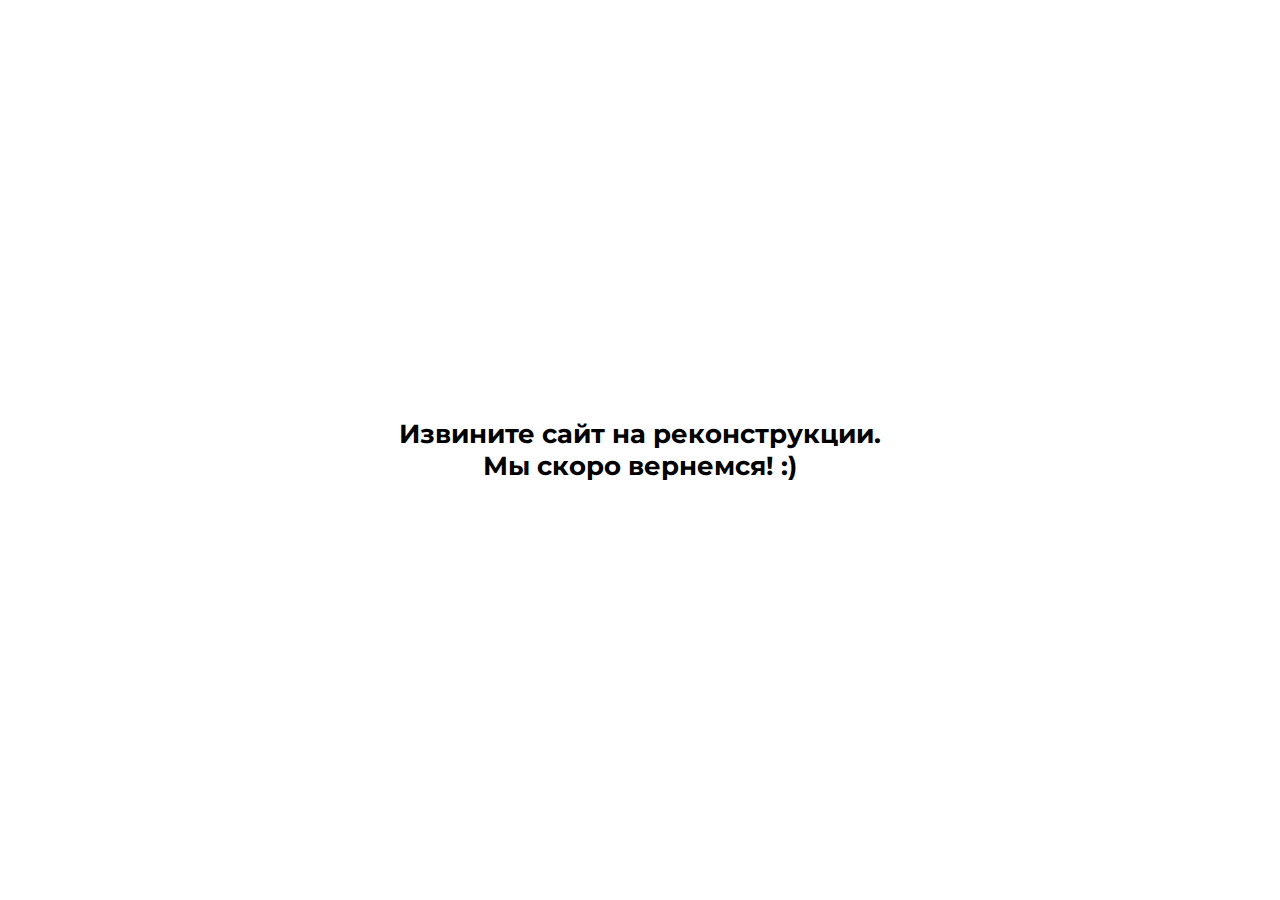
<file: index.html>
<!DOCTYPE html>
<html lang="ru">

<head>
    <meta charset="UTF-8">
    <meta name="viewport" content="width=device-width, initial-scale=1.0">
    <meta name="description"
        content="Гарантия Carso на автомобили. Экономия до 10 000 000 ₸ на ремонте. Гарантия на 50+ узлов и агрегатов.">
    <meta name="keywords"
        content="Carso, carso, carsokz, carso kz, карсо, карсо кз, кз, сарсо, сарсо кз, Карсо, касро кз, гарантия, автомобили, ремонт, сервис, машины, Казахстан, экономия, узлы, агрегаты,">
    <meta name="author" content="Carso">
    <meta name="google-site-verification" content="PgdcPfg2KQRfqC6zYhcM_-rED8OZzBXwCzE_MxNoXBg" />
    <meta name="distribution" content="global">
    <meta name="author" content="CARSO GROUP">
    <meta name="language" content="ru">
    <meta name="geo.region" content="KZ">
    <meta name="subject" content="Гарантия на автомобили в Казахстане">
    <meta name="rating" content="general">

    <title>Гарантия Carso на автомобили</title>

    <link rel="icon" type="image/png" sizes="16x16" href="favicon-16x16.png">
    <link rel="icon" type="image/png" sizes="32x32" href="favicon-32x32.png">
    <link rel="icon" type="image/png" sizes="192x192" href="android-chrome-192x192.png">
    <link rel="apple-touch-icon" href="apple-touch-icon.png">
    <link rel="manifest" href="site.webmanifest">
    <link rel="shortcut icon" href="favicon.ico">


    <link rel="preconnect" href="https://fonts.googleapis.com">
    <link rel="preconnect" href="https://fonts.gstatic.com" crossorigin>
    <link href="https://fonts.googleapis.com/css2?family=Montserrat:ital,wght@0,100..900;1,100..900&display=swap"
        rel="stylesheet">

    <link rel="stylesheet" href="https://cdn.jsdelivr.net/npm/swiper@11/swiper-bundle.min.css" />
    <script src="https://cdn.jsdelivr.net/npm/swiper@11/swiper-bundle.min.js"></script>

    <link rel="stylesheet" href="static/styles/main.css">

    <meta property="og:type" content="website">
    <meta property="og:title" content="Гарантия Carso на автомобили">
    <meta property="og:description"
        content="Гарантия Carso на автомобили. Экономия до 3 000 000 ₸ на ремонте. Гарантия на 50+ узлов и агрегатов.">
    <meta property="og:locale" content="ru_RU">
    <meta property="og:image" content="static/images/carsoLogo.png">
    <meta property="og:url" content="https://www.carso.ru">

    <meta name="twitter:card" content="summary_large_image">
    <meta name="twitter:title" content="Гарантия Carso на автомобили">
    <meta name="twitter:description"
        content="Гарантия Carso на автомобили. Экономия до 3 000 000 ₸ на ремонте. Гарантия на 50+ узлов и агрегатов.">
    <meta name="twitter:image" content="static/images/carsoLogo.png">
</head>

<body>
    <div class="sorry">
        Извините сайт на реконструкции. <br> 
        Мы скоро вернемся! :)
    </div>
</body>

</html>
</file>
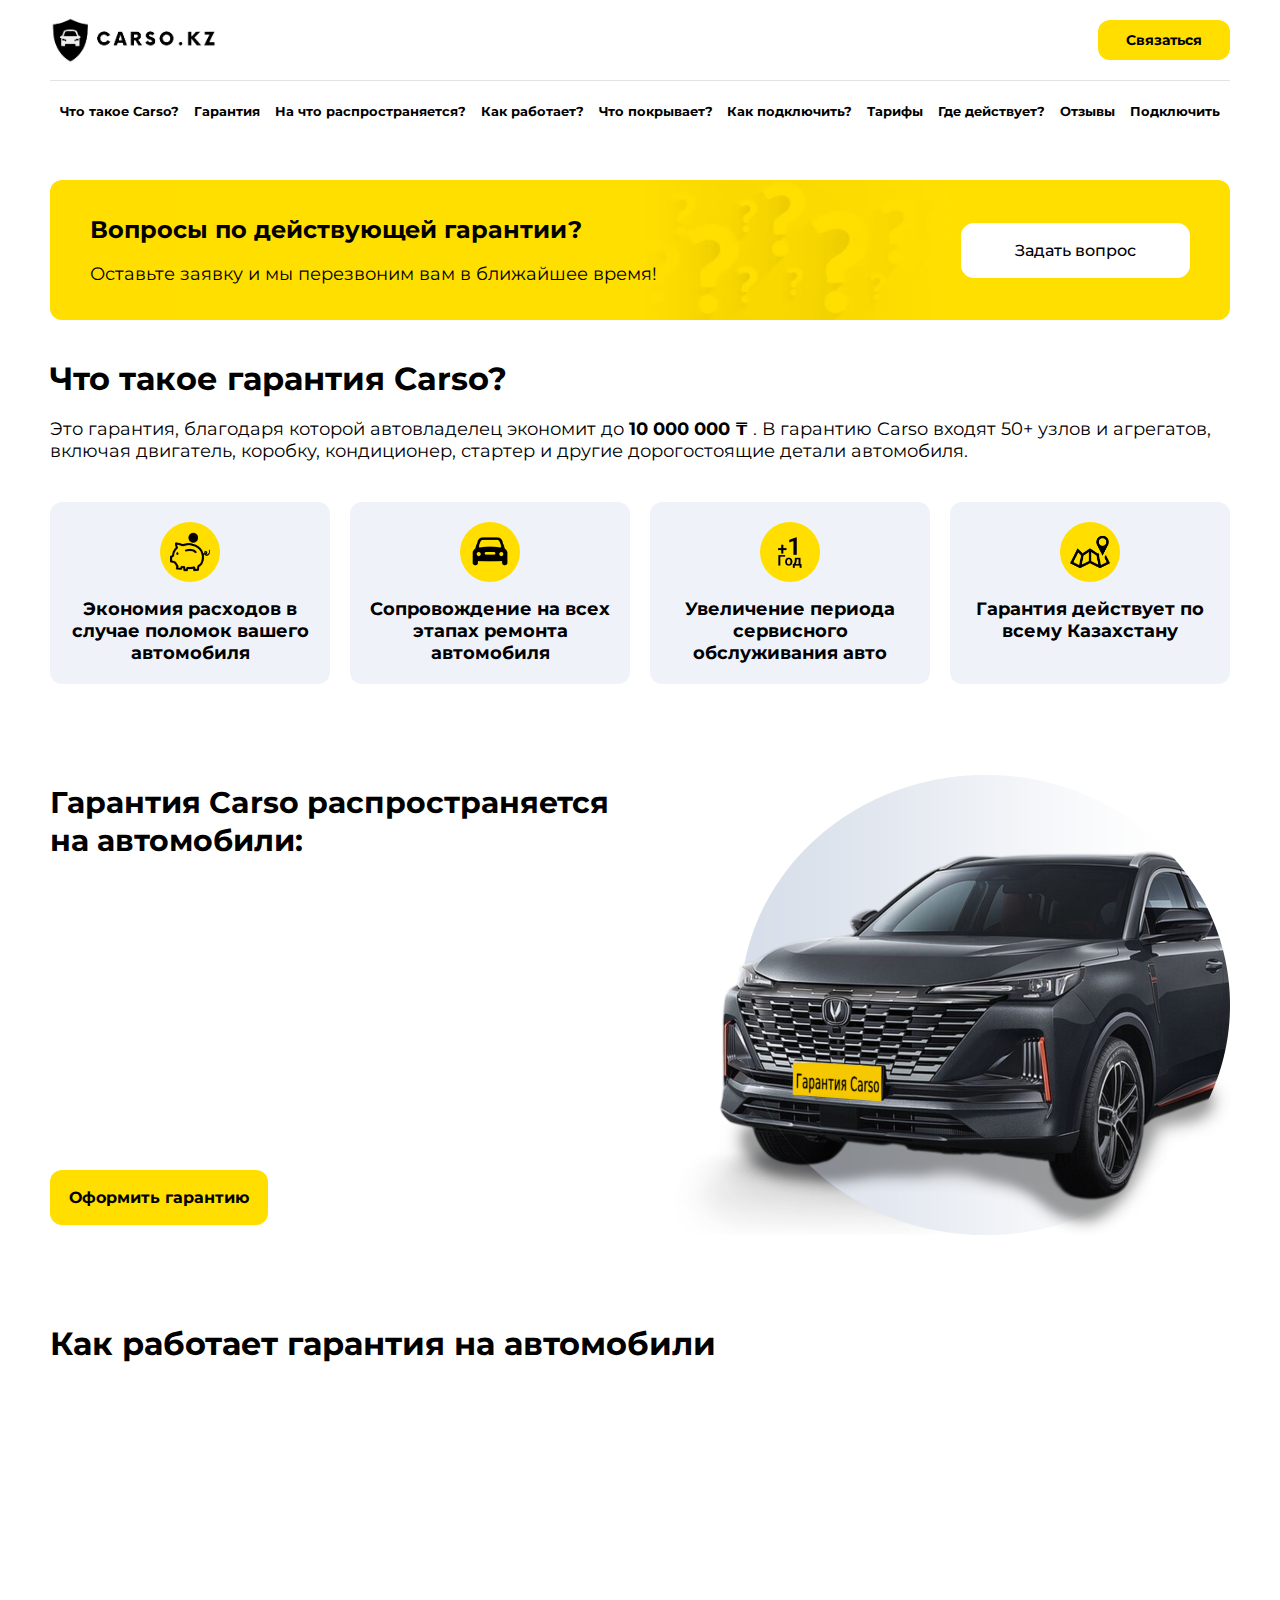
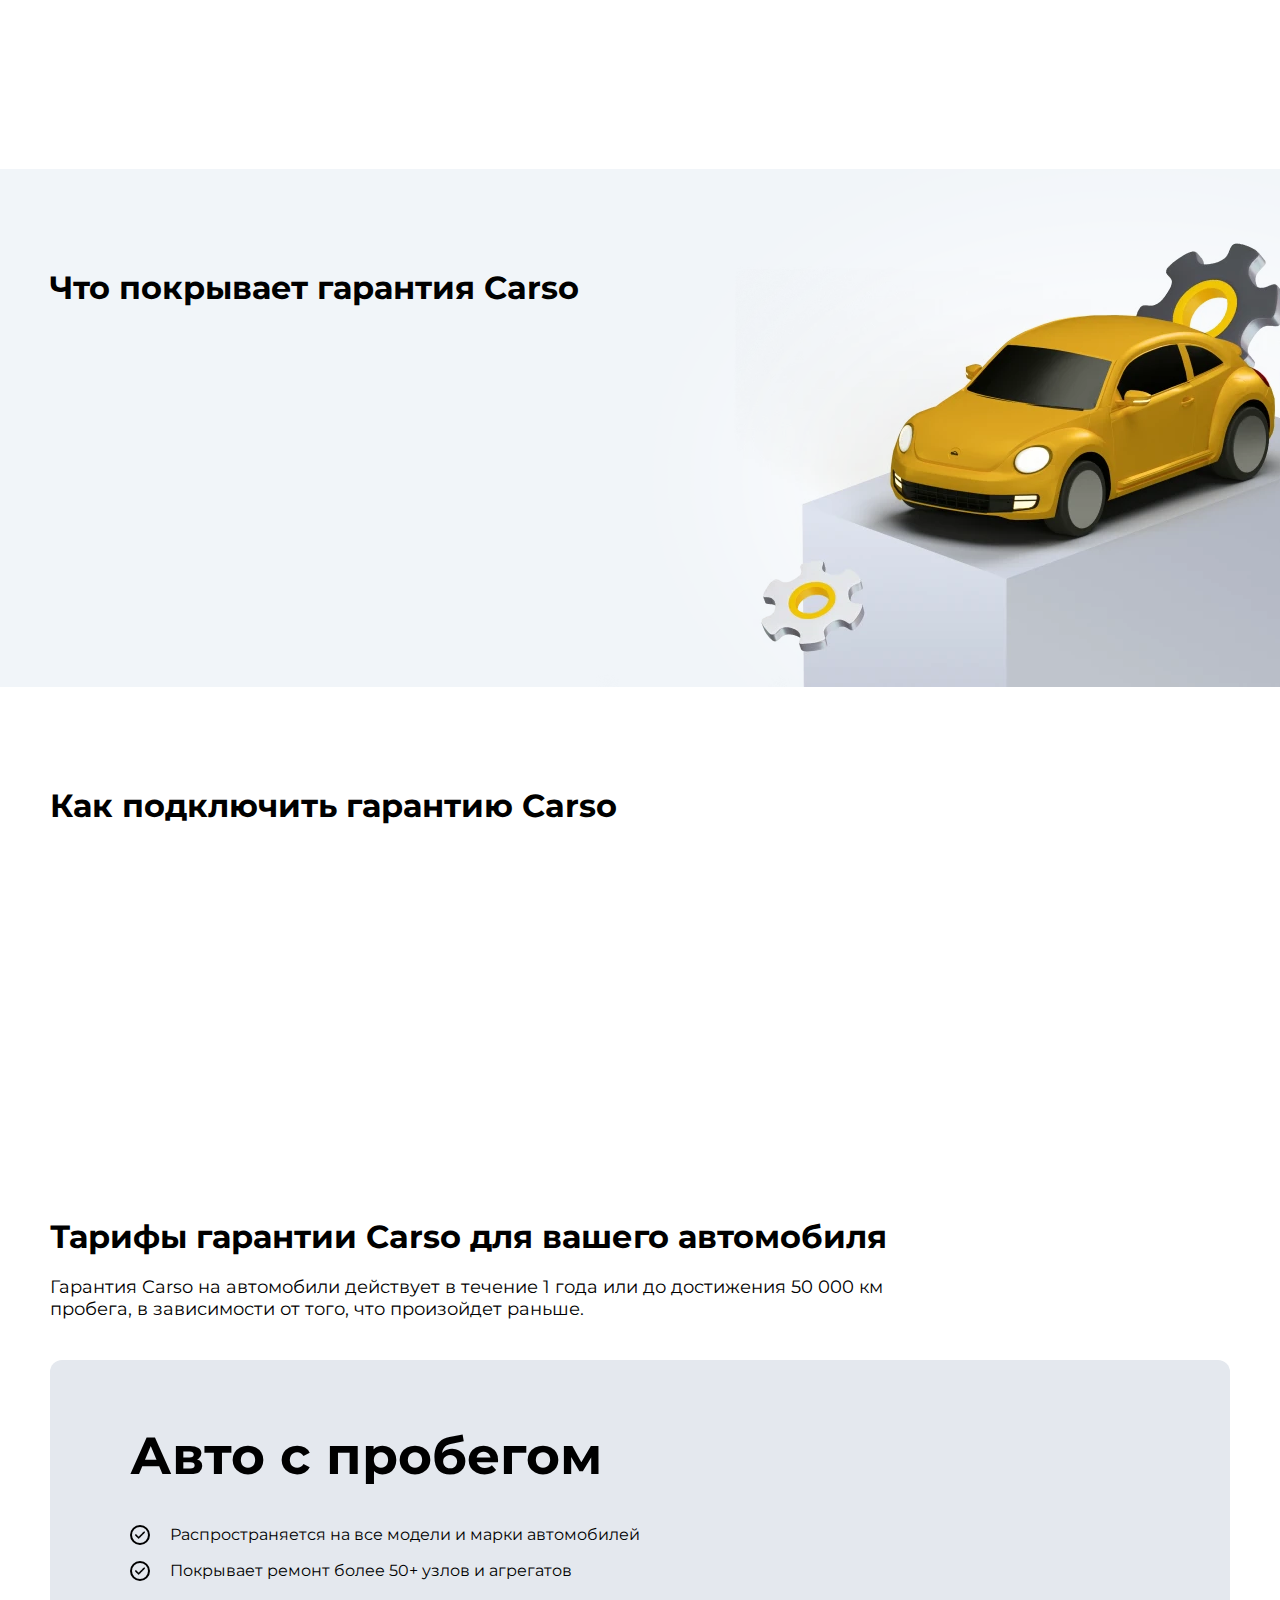
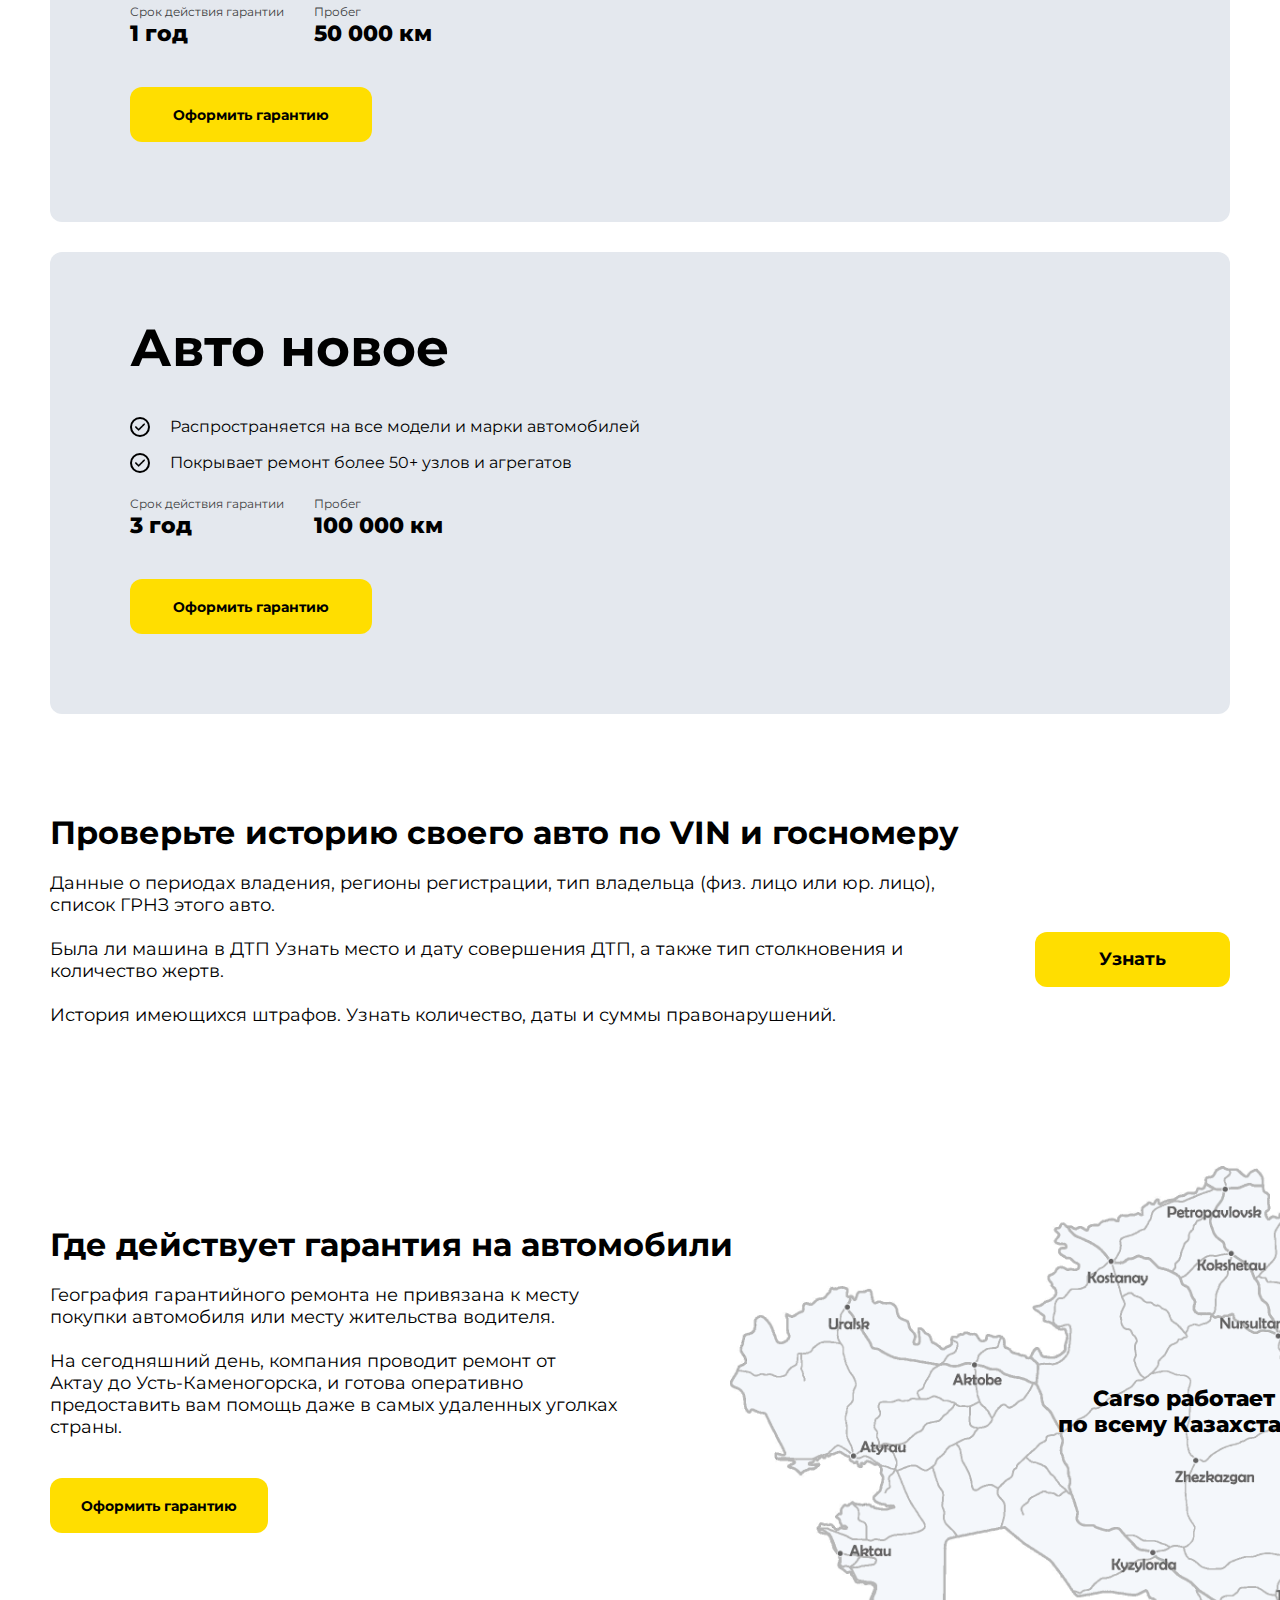
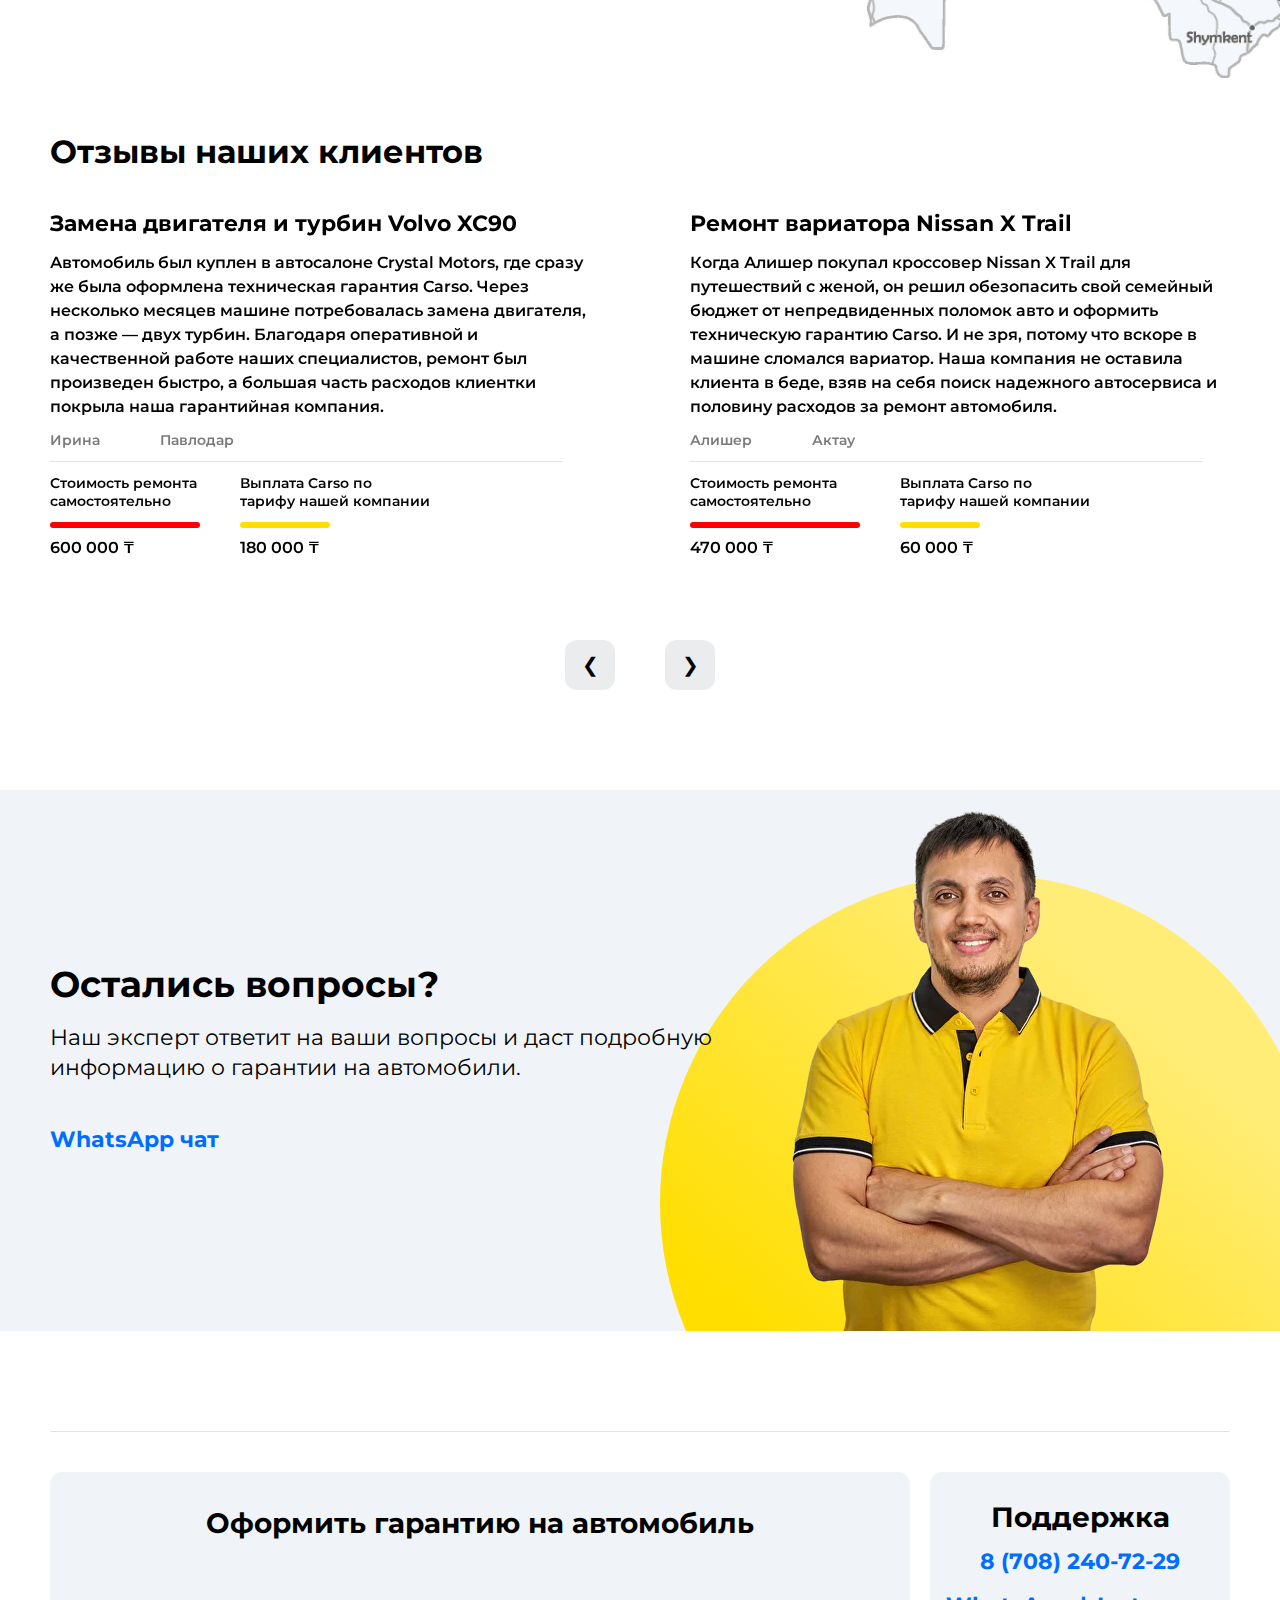
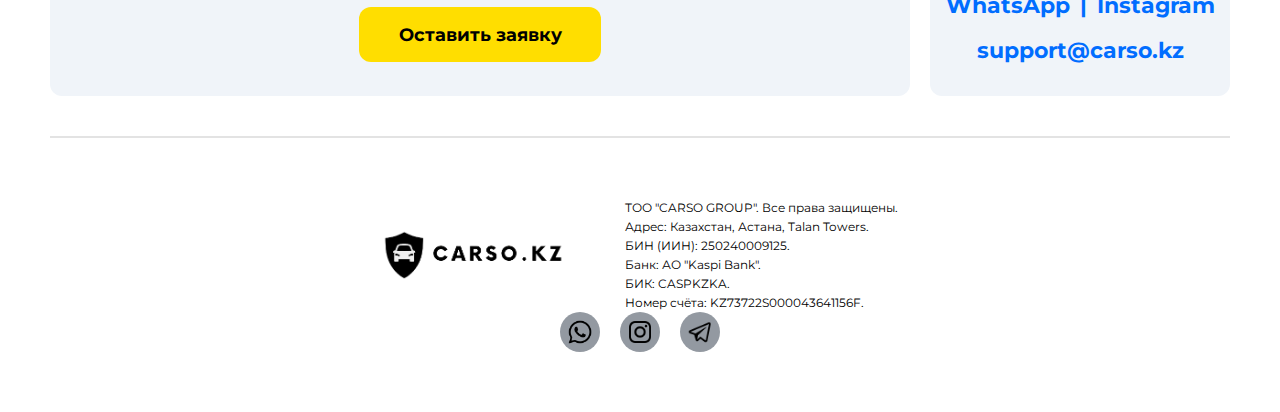
<file: main.html>
<!DOCTYPE html>
<html lang="ru">

<head>
    <meta charset="UTF-8">
    <meta name="viewport" content="width=device-width, initial-scale=1.0">
    <meta name="description"
        content="Гарантия Carso на автомобили. Экономия до 10 000 000 ₸ на ремонте. Гарантия на 50+ узлов и агрегатов.">
    <meta name="keywords"
        content="Carso, гарантия, автомобили, ремонт, сервис, машины, Казахстан, экономия, узлы, агрегаты">
    <meta name="author" content="Carso">

    <title>Гарантия Carso на автомобили</title>

    <link rel="icon" type="image/png" sizes="16x16" href="icons/favicon-16x16.png">
    <link rel="icon" type="image/png" sizes="32x32" href="icons/favicon-32x32.png">
    <link rel="icon" type="image/png" sizes="192x192" href="icons/android-chrome-192x192.png">
    <link rel="apple-touch-icon" href="icons/apple-touch-icon.png">
    <link rel="manifest" href="icons/site.webmanifest">
    <link rel="shortcut icon" href="icons/favicon.ico">


    <link rel="preconnect" href="https://fonts.googleapis.com">
    <link rel="preconnect" href="https://fonts.gstatic.com" crossorigin>
    <link href="https://fonts.googleapis.com/css2?family=Montserrat:ital,wght@0,100..900;1,100..900&display=swap"
        rel="stylesheet">

    <link rel="stylesheet" href="https://cdn.jsdelivr.net/npm/swiper@11/swiper-bundle.min.css" />
    <script src="https://cdn.jsdelivr.net/npm/swiper@11/swiper-bundle.min.js"></script>

    <link rel="stylesheet" href="static/styles/main.css">

    <meta property="og:type" content="website">
    <meta property="og:title" content="Гарантия Carso на автомобили">
    <meta property="og:description"
        content="Гарантия Carso на автомобили. Экономия до 10 000 000 ₸ на ремонте. Гарантия на 50+ узлов и агрегатов.">
    <meta property="og:locale" content="ru_RU">
    <meta property="og:image" content="static/images/carsoLogo.png">
    <meta property="og:url" content="https://www.carso.ru">

    <meta name="twitter:card" content="summary_large_image">
    <meta name="twitter:title" content="Гарантия Carso на автомобили">
    <meta name="twitter:description"
        content="Гарантия Carso на автомобили. Экономия до 10 000 000 ₸ на ремонте. Гарантия на 50+ узлов и агрегатов.">
    <meta name="twitter:image" content="static/images/carsoLogo.png">
</head>

<body>
    <header class="header">
        <div class="header__in">
            <div class="header__top">
                <img class="header__top-logo" src="static/images/carsoLogo.png" alt="Carso — Гарантийная компания">

                <a target="_blank" href="
                https://api.whatsapp.com/send?phone=77082407229&text=Здравствуйте%0A"
                    class="header__top-button">Связаться</a>

            </div>

            <hr class="header__line">


            <div class="header__nav">
                <a href="#whatIsCarso" class="header__nav-link">Что такое Carso?</a>
                <a href="#whatIsVaranty" class="header__nav-link">Гарантия</a>
                <a href="#varantySpread" class="header__nav-link">На что распространяется?</a>
                <a href="#howWorks" class="header__nav-link">Как работает?</a>
                <a href="#whatCovers" class="header__nav-link">Что покрывает?</a>
                <a href="#howConnect" class="header__nav-link">Как подключить?</a>
                <a href="#tariffs" class="header__nav-link">Тарифы</a>
                <a href="#KZarea" class="header__nav-link">Где действует?</a>
                <a href="#comments" class="header__nav-link">Отзывы</a>
                <a href="#apply" class="header__nav-link">Подключить</a>
            </div>
        </div>
    </header>

    <main class="main">

        <section class="main__question" id="whatIsCarso">
            <a target="_blank" href="https://api.whatsapp.com/send?phone=77082407229&text=Здравствуйте%0AУ%20Меня%20есть%20вопрос:%20
            " class="main__question-in">
                <div class="main__question-in-text">
                    <div class="main__question-in-title">Вопросы по действующей гарантии?</div>
                    <div class="main__question-in-desc">Оставьте заявку и мы перезвоним вам в ближайшее время!</div>
                </div>

                <button class="main__question-in-button">Задать вопрос</button>
            </a>
        </section>

        <section class="main__varanty" id="whatIsVaranty">
            <div class="main__varanty-in">
                <div class="main__varanty-in-title">
                    Что такое гарантия Carso?
                </div>

                <div class="main__varanty-in-desc">
                    Это гарантия, благодаря которой автовладелец экономит до <b> 10&nbsp;000&nbsp;000&nbsp;₸ </b>. В
                    гарантию Carso
                    входят 50+
                    узлов и агрегатов, включая двигатель, коробку, кондиционер, стартер и другие дорогостоящие
                    детали
                    автомобиля.
                    <br>
                </div>

                <div class="main__varanty-in-cards">

                    <div class="main__varanty-in-cards-item">
                        <div class="main__varanty-in-cards-item-icon">
                            <img src="static/images/bank.png" class="main__varanty-in-cards-item-icon-img">
                        </div>
                        Экономия расходов в случае поломок вашего автомобиля
                    </div>

                    <div class="main__varanty-in-cards-item">
                        <div class="main__varanty-in-cards-item-icon">
                            <img src="static/images/car.png" class="main__varanty-in-cards-item-icon-img">
                        </div>
                        Сопровождение на всех этапах ремонта автомобиля
                    </div>

                    <div class="main__varanty-in-cards-item">
                        <div class="main__varanty-in-cards-item-icon">
                            <img src="static/images/+1.png" class="main__varanty-in-cards-item-icon-img img-1">
                        </div>
                        Увеличение периода сервисного обслуживания авто
                    </div>

                    <div class="main__varanty-in-cards-item">
                        <div class="main__varanty-in-cards-item-icon">
                            <img src="static/images/map.png" class="main__varanty-in-cards-item-icon-img">
                        </div>
                        Гарантия действует по всему Казахстану
                    </div>
                </div>
            </div>
        </section>

        <!-- <section class="main__bloggers">
            <div class="main__bloggers-in">
                <div class="main__bloggers-in-text">
                    Блогеры <br> говорят о нас
                </div>
            </div>
        </section> -->

        <section class="main__cars" id="varantySpread">
            <div class="main__cars-in">
                <div class="main__cars-in-wrap">
                    <h1 class="main__cars-in-title">
                        Гарантия Carso распространяется <br> на автомобили:
                    </h1>

                    <div class="main__cars-in-cells">
                        <div class="main__cars-in-cells-item">
                            <div class="main__cars-in-cells-item-icon">
                                <img src="static/images/galochkaIcon.png" class="main__cars-in-cells-item-img">
                            </div>

                            <div class="main__cars-in-cells-item-text">
                                <div class="main__cars-in-cells-item-title">
                                    Всех марок
                                </div>
                                <div class="main__cars-in-cells-item-desc">
                                    также авто параллельного импорта
                                </div>
                            </div>
                        </div>

                        <div class="main__cars-in-cells-item">
                            <div class="main__cars-in-cells-item-icon">
                                <img src="static/images/galochkaIcon.png" class="main__cars-in-cells-item-img">
                            </div>

                            <div class="main__cars-in-cells-item-text">
                                <div class="main__cars-in-cells-item-title">
                                    до 300&nbsp;000 км
                                </div>
                                <div class="main__cars-in-cells-item-desc">
                                    пробег автомобиля
                                </div>
                            </div>
                        </div>


                        <div class="main__cars-in-cells-item">
                            <div class="main__cars-in-cells-item-icon">
                                <img src="static/images/galochkaIcon.png" class="main__cars-in-cells-item-img">
                            </div>

                            <div class="main__cars-in-cells-item-text">
                                <div class="main__cars-in-cells-item-title">
                                    до 20 лет
                                </div>
                                <div class="main__cars-in-cells-item-desc">
                                    возраст автомобиля
                                </div>
                            </div>
                        </div>
                    </div>

                    <a target="_blank" href="https://api.whatsapp.com/send?phone=77082407229&text=Здравствуйте%0AХочу%20оформить%20гарантию%20
                    " class="main__cars-in-button">
                        Оформить гарантию
                    </a>
                </div>

                <img src="static/images/home_distribution.png" alt="" class="main__cars-in-img">
            </div>
        </section>

        <section class="main__works" id="howWorks">
            <div class="main__works-in">
                <div class="main__works-in-title">
                    Как работает гарантия на автомобили
                </div>

                <div class="main__works-in-cards">
                    <div class="main__works-in-cards-item">
                        <div class="main__works-in-cards-item-wrap">
                            <div class="main__works-in-cards-item-icon" data-number="01.">
                                <img class="main__works-in-cards-item-icon-img" src="static/images/carOnTrack.png">
                            </div>

                            <img src="static/images/arrowLong.png" class="main__works-in-cards-item-arrow">
                        </div>

                        <div class="main__works-in-cards-item-text">
                            Произошла поломка автомобиля
                        </div>
                    </div>

                    <div class="main__works-in-cards-item">
                        <div class="main__works-in-cards-item-wrap">
                            <div class="main__works-in-cards-item-icon" data-number="02.">
                                <img class="main__works-in-cards-item-icon-img img-phone" src="static/images/phone.png">
                            </div>

                            <img src="static/images/arrowLong.png" class="main__works-in-cards-item-arrow">
                        </div>

                        <div class="main__works-in-cards-item-text">
                            Звоните на линию техподдержки <br><a href="tel:+77082407229"
                                class="main__works-in-cards-item-text-sec"> 8 (708)
                                240-72-29 </a>
                        </div>
                    </div>

                    <div class="main__works-in-cards-item">
                        <div class="main__works-in-cards-item-wrap">
                            <div class="main__works-in-cards-item-icon" data-number="03.">
                                <img class="main__works-in-cards-item-icon-img img-service"
                                    src="static/images/service.png">
                            </div>

                            <img src="static/images/arrowLong.png" class="main__works-in-cards-item-arrow">
                        </div>

                        <div class="main__works-in-cards-item-text">
                            Мы направляем в автосервис <br> <span class="main__works-in-cards-item-text-sec"> рядом с
                                вами </span>
                        </div>
                    </div>

                    <div class="main__works-in-cards-item">
                        <div class="main__works-in-cards-item-icon" data-number="04.">
                            <img class="main__works-in-cards-item-icon-img img-tenge" src="static/images/tenge.png">
                        </div>

                        <div class="main__works-in-cards-item-text">
                            Оплачиваем ремонт по гарантии Carso </div>
                    </div>
                </div>

            </div>
        </section>


        <section class="main__shows" id="whatCovers">
            <div class="main__shows-in">
                <div class="main__shows-in-wrap">
                    <div class="main__shows-in-title">
                        Что покрывает гарантия Carso
                    </div>

                    <div class="main__shows-in-buttons">
                        <button class="main__shows-in-buttons-item">Двигатель</button>
                        <button class="main__shows-in-buttons-item">КПП</button>
                        <button class="main__shows-in-buttons-item">Компрессор/Турбонагреватель</button>
                        <button class="main__shows-in-buttons-item">Редуктор</button>
                        <button class="main__shows-in-buttons-item">Головка блока цилиндров</button>
                        <button class="main__shows-in-buttons-item">Генератор</button>
                        <button class="main__shows-in-buttons-item">Радиатор кондиционера</button>
                        <button class="main__shows-in-buttons-item">Стартер</button>
                        <button class="main__shows-in-buttons-item">Масляный насос</button>
                        <button class="main__shows-in-buttons-item">Помпа</button>
                        <button class="main__shows-in-buttons-item">Кондиционер</button>
                        <button class="main__shows-in-buttons-item">Насос гидроусилителя руля</button>
                        <button class="main__shows-in-buttons-item">Прочие узлы и агрегаты</button>
                    </div>

                </div>

                <img src="static/images/carOnCube.webp" class="main__shows-in-img">
            </div>
        </section>

        <section class="main__connect" id="howConnect">
            <div class="main__connect-in">
                <div class="main__connect-in-title">
                    Как подключить гарантию Carso
                </div>

                <div class="main__connect-in-cards">
                    <div class="main__connect-in-cards-item">
                        <div class="main__connect-in-cards-item-wrap">
                            <div class="main__connect-in-cards-item-title">
                                <span class="main__connect-in-cards-item-title-number">01.</span> Оформление
                            </div>

                            <div class="main__connect-in-cards-item-desc">
                                Выберите подходящий тариф и оплатите гарантию.
                            </div>
                        </div>
                    </div>

                    <a target="_blank" href="https://api.whatsapp.com/send?phone=77082407229&text=Здравствуйте%0AХочу%20оформить%20гарантию%20
                    " class="main__connect-in-cards-item card-2">
                        <div class="main__connect-in-cards-item-wrap">
                            <div class="main__connect-in-cards-item-title">
                                <span class="main__connect-in-cards-item-title-number">02.</span> Активация
                            </div>

                            <div class="main__connect-in-cards-item-desc ">
                                Пройдите техобслуживание (ТО-1) в надежном СТО для активации гарантии Сarso.
                            </div>
                        </div>

                        <button class="main__connect-in-cards-item-button">Активировать гарантию</button>
                    </a>

                    <div class="main__connect-in-cards-item">
                        <div class="main__connect-in-cards-item-wrap">
                            <div class="main__connect-in-cards-item-title">
                                <span class="main__connect-in-cards-item-title-number">03.</span> Эксплуатация
                            </div>

                            <div class="main__connect-in-cards-item-desc">
                                После прохождения ТО ваша гарантия активируется автоматически, и вы больше не будете
                                волноваться за поломки вашего авто целый год.
                            </div>
                        </div>
                    </div>
                </div>
            </div>
        </section>


        <section class="main__tariffs" id="tariffs">
            <div class="main__tariffs-in">
                <div class="main__tariffs-in-title">
                    Тарифы гарантии Carso для вашего автомобиля
                </div>

                <div class="main__tariffs-in-desc">
                    Гарантия Carso на автомобили действует в течение 1 года или до достижения 50&nbsp;000&nbsp;км
                    пробега, в
                    зависимости от того, что произойдет раньше.
                </div>

                <div class="main__tariffs-in-cards">
                    <div class="main__tariffs-in-cards-element">

                        <div class="main__tariffs-in-cards-element-left">
                            <div class="main__tariffs-in-cards-title">
                                Авто с пробегом
                            </div>

                            <div class="main__tariffs-in-cards-item-wrap">
                                <div class="main__tariffs-in-cards-item">
                                    <div class="main__tariffs-in-cards-item-icon">
                                        <img src="static/images/galochkaIcon.png"
                                            class="main__tariffs-in-cards-item-icon-img">
                                    </div>

                                    <div class="main__tariffs-in-cards-item-text">
                                        Распространяется на все модели и марки автомобилей
                                    </div>
                                </div>

                                <div class="main__tariffs-in-cards-item">
                                    <div class="main__tariffs-in-cards-item-icon">
                                        <img src="static/images/galochkaIcon.png"
                                            class="main__tariffs-in-cards-item-icon-img">
                                    </div>

                                    <div class="main__tariffs-in-cards-item-text">
                                        Покрывает ремонт более 50+ узлов и агрегатов
                                    </div>
                                </div>
                            </div>

                            <div class="main__tariffs-in-cards-item-cells">
                                <div class="main__tariffs-in-cards-item-cells-cell">
                                    <div class="main__tariffs-in-cards-item-cells-cell-title">Срок действия гарантии
                                    </div>
                                    <div class="main__tariffs-in-cards-item-cells-cell-desc">1 год</div>
                                </div>


                                <div class="main__tariffs-in-cards-item-cells-cell">
                                    <div class="main__tariffs-in-cards-item-cells-cell-title">Пробег</div>
                                    <div class="main__tariffs-in-cards-item-cells-cell-desc">50&nbsp;000 км</div>
                                </div>
                            </div>

                            <a target="_blank"
                                href="https://api.whatsapp.com/send?phone=77082407229&text=Здравствуйте%0AХочу%20оформить%20гарантию%20мою%20машину%20с%20пробегом%20"
                                class="main__tariffs-in-cards-item-button">
                                Оформить гарантию
                            </a>
                        </div>

                        <img src="static/images/carOld.webp" class="main__tariffs-in-cards-item-img">
                    </div>

                    <div class="main__tariffs-in-cards-element elem-2">

                        <div class="main__tariffs-in-cards-element-left">
                            <div class="main__tariffs-in-cards-title">
                                Авто новое
                            </div>

                            <div class="main__tariffs-in-cards-item-wrap">
                                <div class="main__tariffs-in-cards-item">
                                    <div class="main__tariffs-in-cards-item-icon">
                                        <img src="static/images/galochkaIcon.png"
                                            class="main__tariffs-in-cards-item-icon-img">
                                    </div>

                                    <div class="main__tariffs-in-cards-item-text">
                                        Распространяется на все модели и марки автомобилей
                                    </div>
                                </div>

                                <div class="main__tariffs-in-cards-item">
                                    <div class="main__tariffs-in-cards-item-icon">
                                        <img src="static/images/galochkaIcon.png"
                                            class="main__tariffs-in-cards-item-icon-img">
                                    </div>

                                    <div class="main__tariffs-in-cards-item-text">
                                        Покрывает ремонт более 50+ узлов и агрегатов
                                    </div>
                                </div>
                            </div>

                            <div class="main__tariffs-in-cards-item-cells">
                                <div class="main__tariffs-in-cards-item-cells-cell">
                                    <div class="main__tariffs-in-cards-item-cells-cell-title">Срок действия гарантии
                                    </div>
                                    <div class="main__tariffs-in-cards-item-cells-cell-desc">3 год</div>
                                </div>


                                <div class="main__tariffs-in-cards-item-cells-cell">
                                    <div class="main__tariffs-in-cards-item-cells-cell-title">Пробег</div>
                                    <div class="main__tariffs-in-cards-item-cells-cell-desc">100&nbsp;000&nbsp;км</div>
                                </div>
                            </div>

                            <a target="_blank"
                                href="https://api.whatsapp.com/send?phone=77082407229&text=Здравствуйте%0AХочу%20оформить%20гарантию%20мою%20новую%20машину%20"
                                class="main__tariffs-in-cards-item-button">
                                Оформить гарантию
                            </a>
                        </div>

                        <img src="static/images/carNew.webp" class="main__tariffs-in-cards-item-img2">
                    </div>
                </div>
            </div>
        </section>

        <section class="main__check" id="check">
            <div class="main__check-in">
                <div class="main__check-in-title">
                    Проверьте историю своего авто по VIN и госномеру
                </div>

                <div class="main__check-in-wrap">

                    <div class="main__check-in-text">
                        Данные о периодах владения, регионы регистрации,
                        тип владельца (физ. лицо или юр. лицо),
                        список ГРНЗ этого авто.
                        <br><br>
                        Была ли машина в ДТП
                        Узнать место и дату совершения ДТП,
                        а также тип столкновения и количество жертв.
                        <br><br>
                        История имеющихся штрафов.
                        Узнать количество, даты и суммы правонарушений.
                    </div>

                    <a href="https://corsa.kz/" target="_blank" class="main__check-in-button">Узнать</a>
                </div>
            </div>
        </section>

        <section class="main__area" id="KZarea">
            <div class="main__area-in">
                <div class="main__area-in-left">
                    <div class="main__area-in-title">
                        Где действует гарантия на автомобили
                    </div>

                    <div class="main__area-in-text">
                        География гарантийного ремонта не привязана к месту покупки автомобиля или месту жительства
                        водителя.
                        <br><br>
                        На сегодняшний день, компания проводит ремонт от Актау&nbsp;до&nbsp;Усть-Каменогорска, и готова
                        оперативно
                        предоставить вам помощь даже в самых удаленных уголках страны.
                    </div>

                    <a target="_blank" href="https://api.whatsapp.com/send?phone=77082407229&text=Здравствуйте%0AХочу%20оформить%20гарантию%20
                    " class="main__area-in-button">
                        Оформить гарантию
                    </a>
                </div>

                <div class="main__area-in-right">
                    <img src="static/images/KZmap.png" class="main__area-in-img">
                    <div class="main__area-in-img-text">
                        Carso работает <br> по вcему Казахстану
                    </div>
                </div>
            </div>
        </section>


        <section class="main__comments" id="comments">
            <div class="main__comments-in">
                <div class="main__comments-in-title">Отзывы наших клиентов</div>

                <div class="swiper main__comments-in-posts">
                    <div class="swiper-wrapper">
                        <div class="swiper-slide main__comments-in-posts-item">
                            <div class="main__comments-in-posts-item-title">
                                Замена двигателя и турбин Volvo XC90
                            </div>
                            <div class="main__comments-in-posts-item-text">
                                Автомобиль был куплен в автосалоне Crystal Motors, где сразу же была оформлена
                                техническая
                                гарантия Carso. Через несколько месяцев машине потребовалась замена двигателя, а
                                позже —
                                двух турбин. Благодаря оперативной и качественной работе наших специалистов, ремонт
                                был
                                произведен быстро, а большая часть расходов клиентки покрыла наша гарантийная
                                компания.
                            </div>

                            <div class="main__comments-in-posts-item-info">
                                <div class="main__comments-in-posts-item-info-tag">Ирина</div>
                                <div class="main__comments-in-posts-item-info-tag">Павлодар</div>
                            </div>

                            <hr class="main__comments-in-posts-item-line">

                            <div class="main__comments-in-posts-item-graphs">
                                <div class="main__comments-in-posts-item-graphs-element">
                                    <div class="main__comments-in-posts-item-graphs-element-wrap">
                                        <div class="main__comments-in-posts-item-graphs-element-title">
                                            Стоимость ремонта <br> самостоятельно
                                        </div>

                                        <hr class="main__comments-in-posts-item-graphs-element-self"
                                            style="width: 150px;">

                                        <div class="main__comments-in-posts-item-graphs-element-price">
                                            600&nbsp;000&nbsp;₸
                                        </div>
                                    </div>

                                    <div class="main__comments-in-posts-item-graphs-element-wrap">
                                        <div class="main__comments-in-posts-item-graphs-element-title">
                                            Выплата Carso по <br>тарифу нашей компании
                                        </div>

                                        <hr class="main__comments-in-posts-item-graphs-element-carso"
                                            style="width: 90px;">

                                        <div class="main__comments-in-posts-item-graphs-element-price">
                                            180&nbsp;000&nbsp;₸
                                        </div>
                                    </div>
                                </div>
                            </div>
                        </div>

                        <div class="swiper-slide main__comments-in-posts-item">
                            <div class="main__comments-in-posts-item-title">
                                Ремонт вариатора Nissan X Trail
                            </div>
                            <div class="main__comments-in-posts-item-text">
                                Когда Алишер покупал кроссовер Nissan X Trail для путешествий с женой, он решил
                                обезопасить свой семейный бюджет от непредвиденных поломок авто и оформить техническую
                                гарантию Carso. И не зря, потому что вскоре в машине сломался вариатор. Наша компания не
                                оставила клиента в беде, взяв на себя поиск надежного автосервиса и половину расходов за
                                ремонт автомобиля.
                            </div>

                            <div class="main__comments-in-posts-item-info">
                                <div class="main__comments-in-posts-item-info-tag">Алишер</div>
                                <div class="main__comments-in-posts-item-info-tag">Актау</div>
                            </div>

                            <hr class="main__comments-in-posts-item-line">

                            <div class="main__comments-in-posts-item-graphs">
                                <div class="main__comments-in-posts-item-graphs-element">
                                    <div class="main__comments-in-posts-item-graphs-element-wrap">
                                        <div class="main__comments-in-posts-item-graphs-element-title">
                                            Стоимость ремонта <br> самостоятельно
                                        </div>

                                        <hr class="main__comments-in-posts-item-graphs-element-self"
                                            style="width: 170px;">

                                        <div class="main__comments-in-posts-item-graphs-element-price">
                                            470&nbsp;000&nbsp;₸
                                        </div>
                                    </div>

                                    <div class="main__comments-in-posts-item-graphs-element-wrap">
                                        <div class="main__comments-in-posts-item-graphs-element-title">
                                            Выплата Carso по <br>тарифу нашей компании
                                        </div>

                                        <hr class="main__comments-in-posts-item-graphs-element-carso"
                                            style="width: 80px;">

                                        <div class="main__comments-in-posts-item-graphs-element-price">
                                            60&nbsp;000&nbsp;₸
                                        </div>
                                    </div>
                                </div>
                            </div>
                        </div>

                        <div class="swiper-slide main__comments-in-posts-item">
                            <div class="main__comments-in-posts-item-title">
                                Ремонт двигателя Kia Opirus
                            </div>
                            <div class="main__comments-in-posts-item-text">
                                Купив Kia Opirus в автосалоне, Карим оформил техническую гарантию Carso. И не
                                пожалел, потому что через несколько дней двигателю потребовался капитальный ремонт.
                                Несмотря на ограничения гарантийного лимита, клиенту удалось сэкономить собственный
                                бюджет, благодаря нашей компании.
                            </div>

                            <div class="main__comments-in-posts-item-info">
                                <div class="main__comments-in-posts-item-info-tag">Карим</div>
                                <div class="main__comments-in-posts-item-info-tag">Астана</div>
                            </div>

                            <hr class="main__comments-in-posts-item-line">

                            <div class="main__comments-in-posts-item-graphs">
                                <div class="main__comments-in-posts-item-graphs-element">
                                    <div class="main__comments-in-posts-item-graphs-element-wrap">
                                        <div class="main__comments-in-posts-item-graphs-element-title">
                                            Стоимость ремонта <br> самостоятельно
                                        </div>

                                        <hr class="main__comments-in-posts-item-graphs-element-self"
                                            style="width: 125px;">

                                        <div class="main__comments-in-posts-item-graphs-element-price">
                                            80&nbsp;000&nbsp;₸
                                        </div>
                                    </div>

                                    <div class="main__comments-in-posts-item-graphs-element-wrap">
                                        <div class="main__comments-in-posts-item-graphs-element-title">
                                            Выплата Carso по <br>тарифу нашей компании
                                        </div>

                                        <hr class="main__comments-in-posts-item-graphs-element-carso"
                                            style="width: 100px;">

                                        <div class="main__comments-in-posts-item-graphs-element-price">
                                            50&nbsp;000&nbsp;₸
                                        </div>
                                    </div>
                                </div>
                            </div>
                        </div>

                        <div class="swiper-slide main__comments-in-posts-item">
                            <div class="main__comments-in-posts-item-title">
                                Замена автоматической коробки передач Nissan X Trail
                            </div>
                            <div class="main__comments-in-posts-item-text">
                                Вместе с покупкой Nissan X Trail мужчина оформил в автосалоне техническую гарантию
                                Carso. Через месяц клиент заметил высокий расход топлива и обратился в нашу компанию.
                                Специалисты направили мужчину на две тестовые диагностики в СТО, где выявилась
                                неисправность коробки передач. Автомобиль был отремонтирован в течение двух дней, а
                                команда Carso возместила 75% расходов клиента.
                            </div>

                            <div class="main__comments-in-posts-item-info">
                                <div class="main__comments-in-posts-item-info-tag">Алибек</div>
                                <div class="main__comments-in-posts-item-info-tag">Астана</div>
                            </div>

                            <hr class="main__comments-in-posts-item-line">

                            <div class="main__comments-in-posts-item-graphs">
                                <div class="main__comments-in-posts-item-graphs-element">
                                    <div class="main__comments-in-posts-item-graphs-element-wrap">
                                        <div class="main__comments-in-posts-item-graphs-element-title">
                                            Стоимость ремонта <br> самостоятельно
                                        </div>

                                        <hr class="main__comments-in-posts-item-graphs-element-self"
                                            style="width: 170px;">

                                        <div class="main__comments-in-posts-item-graphs-element-price">
                                            400&nbsp;000&nbsp;₸
                                        </div>
                                    </div>

                                    <div class="main__comments-in-posts-item-graphs-element-wrap">
                                        <div class="main__comments-in-posts-item-graphs-element-title">
                                            Выплата Carso по <br>тарифу нашей компании
                                        </div>

                                        <hr class="main__comments-in-posts-item-graphs-element-carso"
                                            style="width: 120px;">

                                        <div class="main__comments-in-posts-item-graphs-element-price">
                                            200&nbsp;000&nbsp;₸
                                        </div>
                                    </div>
                                </div>
                            </div>
                        </div>

                        <div class="swiper-slide main__comments-in-posts-item">
                            <div class="main__comments-in-posts-item-title">
                                Ремонт двигателя и стартера Hyundai Accent
                            </div>
                            <div class="main__comments-in-posts-item-text">
                                Амир из Кокшетау, не раздумывая купил Hyundai Accent с пробегом, потому что знал, что
                                автомобиль идет с технической гарантией Carso. Через месяц машине потребовался ремонт
                                стартера и двигателя, а клиенту деньги, чтобы исправить поломку. Обратившись к нам,
                                Амир получил не только оперативную помощь, но возможность вернуть до 80% расходов за
                                ремонт своего автомобиля.
                            </div>

                            <div class="main__comments-in-posts-item-info">
                                <div class="main__comments-in-posts-item-info-tag">Амир</div>
                                <div class="main__comments-in-posts-item-info-tag">Кокшетау</div>
                            </div>

                            <hr class="main__comments-in-posts-item-line">

                            <div class="main__comments-in-posts-item-graphs">
                                <div class="main__comments-in-posts-item-graphs-element">
                                    <div class="main__comments-in-posts-item-graphs-element-wrap">
                                        <div class="main__comments-in-posts-item-graphs-element-title">
                                            Стоимость ремонта <br> самостоятельно
                                        </div>

                                        <hr class="main__comments-in-posts-item-graphs-element-self"
                                            style="width: 130px;">

                                        <div class="main__comments-in-posts-item-graphs-element-price">
                                            80&nbsp;000&nbsp;₸
                                        </div>
                                    </div>

                                    <div class="main__comments-in-posts-item-graphs-element-wrap">
                                        <div class="main__comments-in-posts-item-graphs-element-title">
                                            Выплата Carso по <br>тарифу нашей компании
                                        </div>

                                        <hr class="main__comments-in-posts-item-graphs-element-carso"
                                            style="width: 100px;">

                                        <div class="main__comments-in-posts-item-graphs-element-price">
                                            60&nbsp;000&nbsp;₸
                                        </div>
                                    </div>
                                </div>
                            </div>
                        </div>

                        <div class="swiper-slide main__comments-in-posts-item">
                            <div class="main__comments-in-posts-item-title">
                                Ремонт генератора и замена ГБЦ Hyundai Santa Fe
                            </div>
                            <div class="main__comments-in-posts-item-text">
                                Покупая подержанный автомобиль Hyundai Santa Fe, Максиму предложили бесплатное
                                гарантийное обслуживание Carso. И не зря, потому что через два месяца машине
                                потребовалась замена ГБЦ, а позже ремонт генератора. Наша команда, выслушав внимательно
                                Максима, сразу отправила его на бесплатную диагностику в надежный сервис его города, а
                                позже возместила половину расходов за ремонт, чтобы сохранить деньги, время и нервы
                                клиента.
                            </div>

                            <div class="main__comments-in-posts-item-info">
                                <div class="main__comments-in-posts-item-info-tag">Максим</div>
                                <div class="main__comments-in-posts-item-info-tag">Петропавловск</div>
                            </div>

                            <hr class="main__comments-in-posts-item-line">

                            <div class="main__comments-in-posts-item-graphs">
                                <div class="main__comments-in-posts-item-graphs-element">
                                    <div class="main__comments-in-posts-item-graphs-element-wrap">
                                        <div class="main__comments-in-posts-item-graphs-element-title">
                                            Стоимость ремонта <br> самостоятельно
                                        </div>

                                        <hr class="main__comments-in-posts-item-graphs-element-self"
                                            style="width: 100px;">

                                        <div class="main__comments-in-posts-item-graphs-element-price">
                                            75&nbsp;000&nbsp;₸
                                        </div>
                                    </div>

                                    <div class="main__comments-in-posts-item-graphs-element-wrap">
                                        <div class="main__comments-in-posts-item-graphs-element-title">
                                            Выплата Carso по <br>тарифу нашей компании
                                        </div>

                                        <hr class="main__comments-in-posts-item-graphs-element-carso"
                                            style="width: 80px;">

                                        <div class="main__comments-in-posts-item-graphs-element-price">
                                            60&nbsp;000&nbsp;₸
                                        </div>
                                    </div>
                                </div>
                            </div>
                        </div>

                        <div class="swiper-slide main__comments-in-posts-item">
                            <div class="main__comments-in-posts-item-title">
                                Ремонт двигателя BMW X1
                            </div>
                            <div class="main__comments-in-posts-item-text">
                                <div class="Section__client-text">
                                    Гульнара купила BMW X1 в автосалоне сразу с технической
                                    гарантией Carso, чтобы защитить себя от неожиданных поломок. Через месяц клиентка
                                    услышала стук в двигателе. Она поняла, что поломка серьезная, и сразу обратилась к
                                    нам. Гульнара настояла, чтобы автомобиль ремонтировался в определенном сервисе. Наша
                                    команда с легкостью пошла на уступок и, проверив внимательно СТО клиентки, починила
                                    BMW X1 в короткие сроки.
                                </div>
                            </div>

                            <div class="main__comments-in-posts-item-info">
                                <div class="main__comments-in-posts-item-info-tag">Гульнара</div>
                                <div class="main__comments-in-posts-item-info-tag">Алматы</div>
                            </div>

                            <hr class="main__comments-in-posts-item-line">

                            <div class="main__comments-in-posts-item-graphs">
                                <div class="main__comments-in-posts-item-graphs-element">
                                    <div class="main__comments-in-posts-item-graphs-element-wrap">
                                        <div class="main__comments-in-posts-item-graphs-element-title">
                                            Стоимость ремонта <br> самостоятельно
                                        </div>

                                        <hr class="main__comments-in-posts-item-graphs-element-self"
                                            style="width: 140px;">

                                        <div class="main__comments-in-posts-item-graphs-element-price">
                                            120&nbsp;000&nbsp;₸
                                        </div>
                                    </div>

                                    <div class="main__comments-in-posts-item-graphs-element-wrap">
                                        <div class="main__comments-in-posts-item-graphs-element-title">
                                            Выплата Carso по <br>тарифу нашей компании
                                        </div>

                                        <hr class="main__comments-in-posts-item-graphs-element-carso"
                                            style="width: 80px;">

                                        <div class="main__comments-in-posts-item-graphs-element-price">
                                            80&nbsp;000&nbsp;₸
                                        </div>
                                    </div>
                                </div>
                            </div>
                        </div>


                        <div class="swiper-slide main__comments-in-posts-item">
                            <div class="main__comments-in-posts-item-title">
                                Замена двигателя Hyundai Santa Fe
                            </div>
                            <div class="main__comments-in-posts-item-text">
                                <div class="Section__client-text">
                                    Темирлан купил автомобиль своей мечты Hyundai Santa Fe, но через несколько месяцев
                                    он
                                    заметил поломку двигателя. Хорошо, что машина была на гарантии Carso. После
                                    обращения наши специалисты направили Темирлана в партнерский сервис на диагностику,
                                    а
                                    после полностью оплатили ремонт двигателя. Клиент остался доволен, а мы еще больше.
                                </div>
                            </div>

                            <div class="main__comments-in-posts-item-info">
                                <div class="main__comments-in-posts-item-info-tag">Темирлан</div>
                                <div class="main__comments-in-posts-item-info-tag">Семей</div>
                            </div>

                            <hr class="main__comments-in-posts-item-line">

                            <div class="main__comments-in-posts-item-graphs">
                                <div class="main__comments-in-posts-item-graphs-element">
                                    <div class="main__comments-in-posts-item-graphs-element-wrap">
                                        <div class="main__comments-in-posts-item-graphs-element-title">
                                            Стоимость ремонта <br> самостоятельно
                                        </div>

                                        <hr class="main__comments-in-posts-item-graphs-element-self"
                                            style="width: 130px;">

                                        <div class="main__comments-in-posts-item-graphs-element-price">
                                            110&nbsp;000&nbsp;₸
                                        </div>
                                    </div>

                                    <div class="main__comments-in-posts-item-graphs-element-wrap">
                                        <div class="main__comments-in-posts-item-graphs-element-title">
                                            Выплата Carso по <br>тарифу нашей компании
                                        </div>

                                        <hr class="main__comments-in-posts-item-graphs-element-carso"
                                            style="width: 80px;">

                                        <div class="main__comments-in-posts-item-graphs-element-price">
                                            50&nbsp;000&nbsp;₸
                                        </div>
                                    </div>
                                </div>
                            </div>
                        </div>

                    </div>
                    <div class="swiper-controls">
                        <div class="c-button-prev">❮</div>
                        <div class="c-button-next">❯</div>
                    </div>
                </div>
            </div>
        </section>


        <section class="main__help">
            <div class="main__help-in">
                <div class="main__help-in-left">
                    <div class="main__help-in-title">
                        Остались вопросы?
                    </div>
                    <div class="main__help-in-text">
                        Наш эксперт ответит на ваши вопросы и даст подробную информацию о гарантии на автомобили.
                    </div>

                    <a target="_blank" href="https://api.whatsapp.com/send?phone=77082407229&text=Здравствуйте%0AУ%20Меня%20есть%20вопросы%20
                    " class="main__help-in-link">WhatsApp чат</a>
                </div>

                <img src="static/images/mechanic.png" class="main__help-in-img">
                <div class="main__help-in-circle"></div>
            </div>

        </section>

        <hr class="main__helpApplyLine">

        <section class="main__apply" id="apply">
            <div class="main__apply-in">

                <div class="main__apply-in-left">
                    <div class="main__apply-in-title">
                        Оформить гарантию на автомобиль
                    </div>

                    <a target="_blank" href="https://api.whatsapp.com/send?phone=77082407229&text=Здравствуйте%0AХочу%20оформить%20гарантию
                    " class="main__apply-in-button">Оставить заявку</a>
                </div>


                <div class="main__apply-in-right">
                    <div class="main__apply-in-title">
                        Поддержка
                    </div>

                    <a href="" class="main__apply-in-link">8 (708) 240-72-29</a>
                    <div class="main__apply-in-link-group">
                        <a target="_blank" href="https://api.whatsapp.com/send?phone=77082407229&text=Здравствуйте%0A
                        " class="main__apply-in-link">WhatsApp</a>
                        <div class="">|</div>
                        <a target="_blank" href="https://www.instagram.com/carso.kz?igsh=aWVidjdpNDg1ZTgw"
                            class="main__apply-in-link">Instagram</a>
                    </div>
                    <a href="" class="main__apply-in-link">support@carso.kz</a>

                </div>
            </div>
        </section>

        <hr class="main__footerApplyLine">
    </main>


    <footer class="footer">
        <div class="footer__in">
            <div class="footer__in-wrap">
                <img src="static/images/carsoLogo.png" class="footer__in-logo">

                <div class="footer__in-privacy">
                    ТОО&nbsp;"CARSO&nbsp;GROUP".&nbsp;Все&nbsp;права&nbsp;защищены. <br>
                    Адрес: Казахстан,&nbsp;Астана,&nbsp;Talan&nbsp;Towers. <br>
                    БИН (ИИН):&nbsp;250240009125. <br>
                    Банк:&nbsp;АО&nbsp;"Kaspi&nbsp;Bank". <br>
                    БИК:&nbsp;CASPKZKA. <br>
                    Номер&nbsp;счёта:&nbsp;KZ73722S000043641156F.
                </div>

            </div>

            <div class="footer__in-socials">
                <a target="_blank" href="https://api.whatsapp.com/send?phone=77082407229&text=Здравствуйте%0A
                " class="footer__in-socials-item whatsapp">
                    <img src="static/images/whatsapp.png" class="footer__in-socials-item-img whatsapp-img">
                </a>

                <a target="_blank" href="https://www.instagram.com/carso.kz?igsh=aWVidjdpNDg1ZTgw"
                    class="footer__in-socials-item instagram">
                    <img src="static/images/instagram.png" class="footer__in-socials-item-img instagram-img">
                </a>

                <a target="_blank" href="https://t.me/carsokz" class="footer__in-socials-item telegram">
                    <img src="static/images/telegram.png" class="footer__in-socials-item-img telegram-img">
                </a>
            </div>
        </div>
    </footer>

    <script src="static/scripts/script.js"></script>
</body>

</html>
</file>
<file: static/styles/main.css>
@import url("https://fonts.googleapis.com/css2?family=Roboto:wght@300;400;500;700&display=swap");
*,
*::after,
*::before {
  margin: 0;
  padding: 0;
  box-sizing: border-box;
  font-family: "Montserrat", sans-serif; }

body,
html {
  background-color: #ffffff;
  color: #222;
  overflow-y: auto;
  overflow-x: hidden;
  -ms-overflow-style: none;
  scrollbar-width: none; }
  body::-webkit-scrollbar,
  html::-webkit-scrollbar {
    width: 0;
    height: 0; }
  body::selection,
  html::selection {
    background: #fff4ad;
    color: #222; }
  body::-moz-selection,
  html::-moz-selection {
    background: #fff4ad; }

.sorry {
  display: flex;
  justify-content: center;
  align-items: center;
  width: 100%;
  height: 100vh;
  background-color: #fff;
  font-size: 26px;
  font-weight: 700;
  color: #000;
  text-decoration: none;
  text-align: center;
  padding: 0 20px; }

.header {
  display: flex;
  justify-content: center;
  width: 100%;
  background-color: #ffffff;
  position: fixed;
  z-index: 1000;
  transition: transform 0.3s ease; }
  .header__in {
    width: calc(100% - 40px);
    max-width: 1180px;
    background-color: #fff; }
  .header__top {
    display: flex;
    justify-content: space-between;
    align-items: center;
    padding: 20px 0 20px 0;
    height: 80px;
    width: 100%;
    background-color: #fff; }
    .header__top-logo {
      height: 46px; }
    .header__top-button {
      text-decoration: none;
      display: flex;
      align-items: center;
      justify-content: center;
      background: #FFDE00;
      color: #000;
      font-size: 14px;
      font-weight: 700;
      border: none;
      width: 132px;
      height: 40px;
      border-radius: 12px;
      cursor: pointer;
      transition: background 0.3s; }
      .header__top-button:hover {
        background: #FFE251;
        color: #222222; }
      .header__top-button:active {
        background: #F1D545;
        color: #222222; }
  .header__line {
    height: 1px;
    background-color: #e3e3e3;
    border: none;
    margin: 0; }
  .header__nav {
    display: flex;
    justify-content: space-between;
    height: 60px;
    padding: 0 10px;
    width: 100%; }
    .header__nav-link {
      display: block;
      font-weight: 700;
      font-size: 13px;
      line-height: 60px;
      color: #000;
      white-space: nowrap;
      text-decoration: none;
      transition: color .2s; }
      .header__nav-link:hover {
        color: #4f4f4f; }
      .header__nav-link:active {
        color: #4f4f4f; }
      .header__nav-link-about {
        position: relative;
        padding-right: 15px;
        transition: color .2s; }
        .header__nav-link-about:after {
          content: "";
          position: absolute;
          top: 50%;
          right: 0;
          transform: translateY(-60%) rotate(45deg);
          border-width: 0 1.7px 1.7px 0;
          border-style: solid;
          border-color: black;
          padding: 2.8px; }
  @media (max-width: 1170px) {
    .header .header__top-logo {
      height: 40px; }
    .header .header__nav {
      display: none; }
    .header .header__in {
      width: 100%;
      padding: 0 30px; }
    .header .header__top {
      width: 100%; } }
  @media (max-width: 600px) {
    .header .header__top-logo {
      height: 34px; } }
  @media (max-width: 300px) {
    .header .header__top-logo {
      height: 30px; } }

.main {
  display: flex;
  flex-direction: column;
  align-items: center;
  width: 100%;
  background-color: transparent;
  margin-top: 140px; }
  .main__in {
    width: calc(100% - 40px);
    max-width: 1180px;
    background: #f8f9fa; }
  .main__question {
    width: 100%;
    background-color: #FFF;
    display: flex;
    justify-content: center;
    align-items: center; }
    .main__question-in {
      background: url("../images/action_whatis2.webp"), #ffde00;
      background-repeat: no-repeat;
      background-position: right center, center;
      background-size: auto 100%, auto;
      width: calc(100% - 40px);
      max-width: 1180px;
      height: 140px;
      margin: 40px 0;
      border-radius: 12px;
      padding: 34px 40px;
      display: flex;
      justify-content: space-between;
      align-items: center;
      text-decoration: none;
      color: #000;
      transition: filter 0.3s;
      cursor: pointer; }
      .main__question-in:hover {
        filter: brightness(0.96); }
      .main__question-in:active {
        filter: brightness(0.92); }
      .main__question-in-title {
        font-weight: 700;
        font-size: 24px;
        line-height: 32px; }
      .main__question-in-desc {
        font-weight: 400;
        font-size: 18px;
        line-height: 24px;
        margin-top: 16px; }
      .main__question-in-button {
        width: 229px;
        height: 55px;
        background-color: #ffffff;
        border: none;
        border-radius: 13px;
        color: #000;
        font-size: 16px;
        font-weight: 500;
        cursor: pointer; }
    @media (max-width: 900px) {
      .main__question .main__question-in {
        height: auto;
        background-position: center; }
      .main__question .main__question-in-text {
        max-width: 50%;
        text-align: center; }
      .main__question .main__question-in-desc {
        text-align: center; }
      .main__question .main__question-in-button {
        font-size: 20px; } }
    @media (max-width: 725px) {
      .main__question .main__question-in {
        height: 200px;
        background-position: center;
        display: flex;
        align-items: start;
        flex-direction: column;
        gap: 20px;
        padding: 24px; }
      .main__question .main__question-in-text {
        display: flex;
        flex-direction: column;
        gap: 20px; }
      .main__question .main__question-in-desc {
        margin-top: 0; }
      .main__question .main__question-in-text {
        max-width: 100%; }
      .main__question .main__question-in-button {
        width: 100%;
        font-size: 24px; } }
    @media (max-width: 725px) {
      .main__question .main__question-in {
        height: auto; } }
  .main__varanty {
    width: 100%;
    background-color: #FFF;
    display: flex;
    justify-content: center;
    align-items: center;
    padding-bottom: 100px; }
    .main__varanty-in {
      width: calc(100% - 40px);
      max-width: 1180px; }
      .main__varanty-in-title {
        font-weight: 700;
        font-size: 32px;
        line-height: 38px;
        color: #000;
        text-align: left; }
      .main__varanty-in-desc {
        font-weight: 400;
        font-size: 18px;
        line-height: 22px;
        color: #000;
        text-align: left;
        margin-top: 20px; }
      .main__varanty-in-cards {
        display: grid;
        grid-template-columns: repeat(4, calc((100% - 20px* 3) / 4));
        grid-template-rows: min-content;
        grid-gap: 20px;
        margin-top: 40px; }
        .main__varanty-in-cards-item {
          background-color: #eff3f9;
          width: 280px;
          height: 182px;
          color: #000;
          font-size: 18px;
          font-weight: 700;
          line-height: 22px;
          text-align: center;
          display: flex;
          align-items: center;
          flex-direction: column;
          gap: 16px;
          padding: 20px;
          border-radius: 12px;
          opacity: 0;
          transform: translateX(100px);
          transition: opacity 0.4s ease-out, transform 0.4s ease-out; }
          .main__varanty-in-cards-item.show {
            opacity: 1;
            transform: translateX(0); }
          .main__varanty-in-cards-item-icon {
            background-color: #ffde00;
            border-radius: 50%;
            min-width: 60px;
            min-height: 60px;
            display: flex;
            align-items: center;
            justify-content: center; }
            .main__varanty-in-cards-item-icon-img {
              width: 40px;
              height: 40px; }
            .main__varanty-in-cards-item-icon .img-1 {
              width: 33px;
              height: 33px; }
    @media (max-width: 1140px) {
      .main__varanty .main__varanty-in-cards {
        grid-template-columns: repeat(2, calc((100% - 20px* 1) / 2)); }
      .main__varanty .main__varanty-in-cards-item {
        width: 100%; } }
  @media (max-width: 768px) {
    .main .main__varanty {
      padding-bottom: 80px; }
    .main .main__varanty-in-cards {
      grid-template-columns: 100%; }
    .main .main__varanty-in-cards-item {
      height: auto;
      font-size: 20px; }
    .main .main__varanty-in-cards-item-icon {
      display: none; } }
  .main__bloggers {
    width: 100%;
    background-color: #FFF;
    display: flex;
    justify-content: center;
    align-items: center;
    padding-bottom: 100px; }
    .main__bloggers-in {
      background: url("../images/banner_bloggers_about_us.png"), black;
      background-repeat: no-repeat;
      background-position: right center, center;
      background-size: auto 100%, auto;
      width: calc(100% - 40px);
      max-width: 1180px;
      height: 148px;
      padding: 34px 40px;
      border-radius: 12px;
      transition: filter 0.3s;
      display: flex;
      align-items: center; }
      .main__bloggers-in:hover {
        filter: brightness(1.1); }
      .main__bloggers-in:active {
        filter: brightness(1.05); }
      .main__bloggers-in-text {
        font-weight: 700;
        font-size: 32px;
        line-height: 40px;
        color: #fff; }
      .main__bloggers-in-button {
        width: 201px;
        height: 55px;
        font-weight: 700;
        font-size: 16px;
        line-height: 20px;
        background-color: #ffde00;
        border: none;
        border-radius: 12px;
        cursor: pointer; }
  @media (max-width: 768px) {
    .main .main__bloggers {
      padding-bottom: 80px; }
    .main .main__bloggers-in {
      background: url("../images/banner_bloggers_about_us-small.webp"), black;
      background-repeat: no-repeat;
      background-position: right center, center;
      background-size: auto 100%, auto;
      height: 200px; } }
  @media (max-width: 470px) {
    .main .main__bloggers-in {
      height: 200px;
      padding: 20px; }
    .main .main__bloggers-in-text {
      font-size: 24px;
      line-height: 20px;
      margin-top: -40px; } }
  .main__cars {
    width: 100%;
    background-color: #FFF;
    display: flex;
    justify-content: center;
    align-items: center;
    padding-bottom: 100px;
    height: auto; }
    .main__cars-in {
      width: calc(100% - 40px);
      max-width: 1180px;
      display: flex;
      align-items: center;
      justify-content: space-between;
      position: relative; }
      .main__cars-in-wrap {
        flex: 1;
        min-width: 0;
        z-index: 403; }
      .main__cars-in-title {
        font-weight: 700;
        font-size: 30px;
        line-height: 38px;
        color: #000;
        text-align: left; }
      .main__cars-in-cells {
        display: flex;
        flex-direction: column;
        gap: 20px;
        margin-top: 40px; }
        .main__cars-in-cells-item {
          display: flex;
          align-items: center;
          gap: 20px;
          opacity: 0;
          transform: translateX(100px);
          transition: opacity 0.4s ease-out, transform 0.4s ease-out; }
          .main__cars-in-cells-item.show {
            opacity: 1;
            transform: translateX(0); }
          .main__cars-in-cells-item-icon {
            background-color: #ffdf08;
            border-radius: 8px;
            min-width: 34px;
            height: 34px;
            display: flex;
            justify-content: center;
            align-items: center; }
          .main__cars-in-cells-item-img {
            width: 20px;
            height: 20px; }
          .main__cars-in-cells-item-text {
            margin-top: 12px; }
          .main__cars-in-cells-item-title {
            color: #000;
            font-size: 22px;
            font-weight: 800;
            line-height: 24px; }
          .main__cars-in-cells-item-desc {
            color: #000;
            font-size: 18px;
            font-weight: 400;
            line-height: 22px;
            margin-top: 4px; }
      .main__cars-in-button {
        display: flex;
        align-items: center;
        justify-content: center;
        max-width: 218px;
        min-height: 55px;
        margin-top: 44px;
        font-weight: 700;
        font-size: 16px;
        line-height: 20px;
        background-color: #ffde00;
        border: none;
        border-radius: 12px;
        text-decoration: none;
        color: #000;
        cursor: pointer;
        transition: background 0.3s; }
        .main__cars-in-button:hover {
          background: #FFE251;
          color: #222222; }
        .main__cars-in-button:active {
          background: #F1D545;
          color: #222222; }
        .main__cars-in-button-link {
          min-width: 218px;
          min-height: 55px; }
      .main__cars-in-img {
        position: absolute;
        right: 0;
        top: 50%;
        transform: translateY(-50%);
        height: 460px;
        z-index: 400;
        pointer-events: none; }
    @media (max-width: 960px) {
      .main__cars .main__cars-in-img {
        display: none; }
      .main__cars .main__cars-in-cells-item-title {
        font-size: 22px; }
      .main__cars .main__cars-in-cells-item-desc {
        font-size: 20px; }
      .main__cars .main__cars-in-button {
        max-width: 300px;
        font-size: 24px; }
      .main__cars .main__cars-in-cells-item-icon {
        min-width: 40px;
        height: 40px; }
      .main__cars .main__cars-in-cells-item-img {
        width: 26px;
        height: 26px; } }
  .main__works {
    width: 100%;
    background-color: #FFF;
    display: flex;
    justify-content: center;
    align-items: center;
    padding-bottom: 100px; }
    .main__works-in {
      width: calc(100% - 40px);
      max-width: 1180px;
      display: flex;
      flex-direction: column; }
      .main__works-in-title {
        font-weight: 700;
        font-size: 32px;
        line-height: 38px;
        color: #000;
        text-align: left; }
      .main__works-in-cards {
        display: grid;
        grid-template-columns: repeat(4, calc((100% - 20px* 3) / 4));
        grid-template-rows: min-content;
        grid-gap: 20px;
        margin-top: 40px; }
        .main__works-in-cards-item {
          display: flex;
          flex-direction: column;
          align-items: center;
          gap: 20px;
          width: 280px;
          height: 266px;
          background-color: #f4f9fe;
          padding: 30px;
          border-radius: 12px;
          opacity: 0;
          transform: translateX(100px);
          transition: opacity 0.4s ease-out, transform 0.4s ease-out; }
          .main__works-in-cards-item.show {
            opacity: 1;
            transform: translateX(0); }
          .main__works-in-cards-item-icon {
            background-color: #ffdf08;
            border-radius: 50%;
            min-width: 120px;
            min-height: 120px;
            max-width: 120px;
            max-height: 120px;
            display: flex;
            justify-content: center;
            align-items: center;
            position: relative; }
            .main__works-in-cards-item-icon-img {
              width: 80px;
              height: 80px; }
            .main__works-in-cards-item-icon .img-phone {
              width: 40px;
              height: 40px; }
            .main__works-in-cards-item-icon .img-service {
              width: 45px;
              height: 45px; }
            .main__works-in-cards-item-icon .img-tenge {
              width: 36px;
              height: 36px; }
            .main__works-in-cards-item-icon::before {
              content: attr(data-number);
              position: absolute;
              color: #000;
              font-weight: 800;
              font-size: 32px;
              line-height: 24px;
              top: 0;
              left: 0; }
          .main__works-in-cards-item-arrow {
            width: 80px;
            height: 30px; }
          .main__works-in-cards-item-wrap {
            display: flex;
            align-items: center;
            justify-content: center;
            gap: 20px; }
          .main__works-in-cards-item-text {
            color: #000;
            font-size: 18px;
            font-weight: 700;
            line-height: 22px; }
            .main__works-in-cards-item-text-sec {
              color: #006dff;
              text-decoration: none; }
    @media (max-width: 1140px) {
      .main__works .main__works-in-cards {
        grid-template-columns: repeat(2, calc((100% - 20px* 1) / 2)); }
      .main__works .main__works-in-cards-item {
        width: 100%; }
      .main__works .main__works-in-cards-item-arrow {
        display: none; }
      .main__works .main__works-in-cards-item-text {
        text-align: center; } }
    @media (max-width: 768px) {
      .main__works .main__works-in-cards {
        grid-template-columns: 100%; }
      .main__works .main__works-in-cards-item {
        display: flex;
        flex-direction: row;
        height: 150px; }
      .main__works .main__works-in-cards-item-icon {
        min-width: 74px;
        min-height: 74px;
        max-width: 74px;
        max-height: 74px; }
      .main__works .main__works-in-cards-item-icon-img {
        width: 50px;
        height: 50px; }
      .main__works .img-phone {
        width: 30px;
        height: 30px; }
      .main__works .img-service {
        width: 35px;
        height: 35px; }
      .main__works .img-tenge {
        width: 26px;
        height: 26px; }
      .main__works .main__works-in-cards-item-icon::before {
        content: attr(data-number);
        position: absolute;
        color: #000;
        font-weight: 800;
        font-size: 32px;
        line-height: 24px;
        top: -10px;
        left: -14px; }
      .main__works .main__works-in-cards-item-text {
        font-size: 16px;
        text-align: start;
        line-height: 30px; } }
  .main__shows {
    display: flex;
    flex-direction: column;
    align-items: center;
    width: 100%;
    background-color: #f1f5f9;
    position: relative; }
    .main__shows-in {
      width: calc(100% - 40px);
      max-width: 1180px;
      background: #f1f5f9;
      padding: 100px 0;
      display: flex;
      align-items: center; }
      .main__shows-in-title {
        font-weight: 700;
        font-size: 32px;
        line-height: 38px;
        color: #000;
        text-align: left; }
      .main__shows-in-buttons {
        display: flex;
        flex-wrap: wrap;
        justify-content: flex-start;
        margin-top: calc(40px - 10px);
        margin-left: -10px;
        max-width: 780px;
        gap: 10px; }
        .main__shows-in-buttons-item {
          font-weight: 700;
          font-size: 16px;
          line-height: 38px;
          color: #000;
          text-align: left;
          height: 55px;
          padding: 0px 22px;
          background-color: #fff;
          border: none;
          border-radius: 12px;
          opacity: 0;
          transform: translateX(100px);
          transition: opacity 0.4s ease-out, transform 0.4s ease-out; }
          .main__shows-in-buttons-item.show {
            opacity: 1;
            transform: translateX(0); }
          .main__shows-in-buttons-item:hover {
            background: #e8e8e8;
            color: #222222; }
          .main__shows-in-buttons-item:active {
            background: #dcdcdc;
            color: #222222; }
      .main__shows-in-img {
        position: absolute;
        right: -180px;
        top: -126px; }
    @media (max-width: 1190px) {
      .main__shows .main__shows-in-buttons {
        max-width: 620px; }
      .main__shows .main__shows-in-img {
        top: -60px; } }
    @media (max-width: 1000px) {
      .main__shows .main__shows-in-img {
        display: none; }
      .main__shows .main__shows-in-buttons {
        max-width: unset; }
      .main__shows .main__shows-in {
        padding: 60px 0; } }
    @media (max-width: 768px) {
      .main__shows .main__shows-in-buttons-item {
        font-size: 18px;
        line-height: normal; } }
  .main__connect {
    width: 100%;
    background-color: #FFF;
    display: flex;
    justify-content: center;
    align-items: center;
    padding: 100px 0; }
    .main__connect-in {
      width: calc(100% - 40px);
      max-width: 1180px;
      display: flex;
      flex-direction: column; }
      .main__connect-in-title {
        font-weight: 700;
        font-size: 32px;
        line-height: 38px;
        color: black;
        text-align: left; }
      .main__connect-in-cards {
        display: grid;
        grid-template-columns: repeat(3, calc((100% - 20px* 2) / 3));
        grid-template-rows: min-content;
        grid-gap: 20px;
        margin-top: 40px; }
        .main__connect-in-cards-item {
          border-radius: var(--border-radius-image);
          background-color: #f0f4f9;
          background-image: url(../images/grayCircle.svg);
          background-position: left top;
          background-repeat: no-repeat;
          background-size: 135px 125px;
          padding: 24px 30px 30px 30px;
          width: 380px;
          height: 253px;
          border-radius: 12px;
          display: flex;
          flex-direction: column;
          justify-content: space-between;
          opacity: 0;
          transform: translateX(100px);
          transition: opacity 0.4s ease-out, transform 0.4s ease-out; }
          .main__connect-in-cards-item.show {
            opacity: 1;
            transform: translateX(0); }
          .main__connect-in-cards-item-title {
            color: #000;
            font-size: 24px;
            font-weight: 600;
            line-height: 30px; }
            .main__connect-in-cards-item-title-number {
              color: #000;
              font-size: 30px;
              font-weight: 700;
              line-height: 30px; }
          .main__connect-in-cards-item-desc {
            color: #000;
            font-size: 18px;
            font-weight: 400;
            line-height: 22px;
            margin-top: 14px; }
          .main__connect-in-cards-item-button {
            font-weight: 700;
            font-size: 16px;
            line-height: 38px;
            color: #000;
            text-align: left;
            width: 100%;
            height: 55px;
            padding: 0px 22px;
            background-color: #fff;
            border: none;
            border-radius: 12px;
            display: flex;
            justify-content: center;
            align-items: center; }
        .main__connect-in-cards .card-2 {
          text-decoration: none;
          transition: filter 0.3s;
          cursor: pointer;
          opacity: 0;
          transform: translateX(100px);
          transition: opacity 0.4s ease-out, transform 0.4s ease-out; }
          .main__connect-in-cards .card-2.show {
            opacity: 1;
            transform: translateX(0); }
          .main__connect-in-cards .card-2:hover {
            filter: brightness(0.96); }
          .main__connect-in-cards .card-2:active {
            filter: brightness(0.92); }
    @media (max-width: 1190px) {
      .main__connect .main__connect-in-cards {
        display: grid;
        grid-template-columns: repeat(2, calc((100% - 20px) / 2));
        grid-template-rows: auto auto;
        grid-gap: 20px; }
      .main__connect .main__connect-in-cards-item {
        width: 100%; }
      .main__connect .main__connect-in-cards-item:nth-child(3) {
        grid-column: 1 / 3;
        height: 200px;
        justify-content: space-between; } }
    @media (max-width: 768px) {
      .main__connect .main__connect-in-cards {
        grid-template-columns: 100%;
        grid-template-rows: repeat(3, auto); }
      .main__connect .main__connect-in-cards-item {
        width: 100%;
        height: auto; }
      .main__connect .main__connect-in-cards-item:nth-child(3) {
        grid-column: auto;
        height: auto;
        justify-content: flex-start; }
      .main__connect .main__connect-in-cards-item-button {
        margin-top: 30px; } }
  .main__tariffs {
    width: 100%;
    background-color: #FFF;
    display: flex;
    justify-content: center;
    align-items: center; }
    .main__tariffs-in {
      width: calc(100% - 40px);
      max-width: 1180px;
      display: flex;
      flex-direction: column;
      position: relative; }
      .main__tariffs-in-title {
        font-weight: 700;
        font-size: 32px;
        line-height: 38px;
        color: #000;
        text-align: left; }
      .main__tariffs-in-desc {
        font-weight: 400;
        font-size: 18px;
        line-height: 22px;
        color: #000;
        text-align: left;
        margin-top: 20px;
        width: 900px; }
      .main__tariffs-in-cards {
        margin-top: 40px;
        display: flex;
        flex-direction: column;
        gap: 30px; }
        .main__tariffs-in-cards-element {
          background-color: #e4e8ee;
          padding: 64px 80px 80px 80px;
          display: flex;
          justify-content: space-between;
          align-items: center;
          border-radius: 12px; }
        .main__tariffs-in-cards-title {
          color: #000;
          font-size: 52px;
          font-weight: 700;
          line-height: 64px;
          margin-bottom: 34px; }
        .main__tariffs-in-cards-item {
          display: flex;
          align-items: center;
          gap: 20px; }
          .main__tariffs-in-cards-item-wrap {
            display: flex;
            flex-direction: column;
            gap: 10px;
            justify-content: center; }
          .main__tariffs-in-cards-item-icon {
            background-color: transparent;
            border: 2px solid black;
            border-radius: 50%;
            width: 20px;
            height: 20px;
            display: flex;
            align-items: center;
            justify-content: center; }
            .main__tariffs-in-cards-item-icon-img {
              width: 10px;
              height: 10px; }
          .main__tariffs-in-cards-item-text {
            color: #000;
            font-size: 16px;
            font-weight: 400;
            line-height: 26px; }
          .main__tariffs-in-cards-item-cells {
            display: flex;
            align-items: center;
            gap: 30px;
            margin-top: 20px; }
            .main__tariffs-in-cards-item-cells-cell-title {
              color: #000;
              font-size: 12px;
              font-weight: 400;
              opacity: .75; }
            .main__tariffs-in-cards-item-cells-cell-desc {
              color: #000;
              font-size: 22px;
              font-weight: 800;
              line-height: 26px;
              margin-top: 2px; }
          .main__tariffs-in-cards-item-button {
            text-decoration: none;
            background: #FFDE00;
            color: #000;
            font-size: 14px;
            font-weight: 700;
            border: none;
            width: 242px;
            height: 55px;
            border-radius: 12px;
            display: flex;
            align-items: center;
            justify-content: center;
            margin-top: 40px;
            cursor: pointer;
            transition: background 0.3s; }
            .main__tariffs-in-cards-item-button:hover {
              background: #FFE251;
              color: #222222; }
            .main__tariffs-in-cards-item-button:active {
              background: #F1D545;
              color: #222222; }
          .main__tariffs-in-cards-item-img {
            position: absolute;
            display: block;
            top: 140px;
            right: 0;
            height: 100%;
            max-height: 460px;
            width: auto;
            pointer-events: none;
            user-select: none;
            transition: .2s;
            z-index: 300;
            transform: scaleX(-1);
            opacity: 0;
            transform: translateX(100px);
            transition: opacity 0.4s ease-out, transform 0.4s ease-out; }
            .main__tariffs-in-cards-item-img.show {
              opacity: 1;
              transform: translateX(0); }
          .main__tariffs-in-cards-item-img2 {
            position: absolute;
            display: block;
            top: 630px;
            right: -3px;
            height: 100%;
            max-height: 460px;
            width: auto;
            pointer-events: none;
            user-select: none;
            transition: .2s;
            z-index: 300;
            transform: scaleX(-1);
            opacity: 0;
            transform: translateX(100px);
            transition: opacity 0.4s ease-out, transform 0.4s ease-out; }
            .main__tariffs-in-cards-item-img2.show {
              opacity: 1;
              transform: translateX(0); }
    @media (max-width: 1000px) {
      .main__tariffs .main__tariffs-in-cards-item-img {
        display: none; }
      .main__tariffs .main__tariffs-in-cards-item-img2 {
        display: none; }
      .main__tariffs .main__tariffs-in-cards-title {
        font-size: 32px;
        line-height: 38px;
        margin-bottom: 15px; }
      .main__tariffs .main__tariffs-in-cards-item-cells-cell-title {
        font-size: 16px;
        margin-top: 20px; }
      .main__tariffs .main__tariffs-in-cards-element {
        padding: 30px 40px; }
      .main__tariffs .main__tariffs-in-cards-item-text {
        font-size: 20px; }
      .main__tariffs .main__tariffs-in-cards-item-icon {
        min-width: 25px;
        min-height: 25px; }
      .main__tariffs .main__tariffs-in-cards-item-icon-img {
        min-width: 12px;
        min-height: 12px; }
      .main__tariffs .main__tariffs-in-cards-item-button {
        width: 70%;
        height: 55px;
        font-size: 20px;
        margin-top: 40px; }
      .main__tariffs .main__tariffs-in-desc {
        width: 100%; } }
    @media (max-width: 578px) {
      .main__tariffs .main__tariffs-in-cards-item-text {
        font-size: 18px; }
      .main__tariffs .main__tariffs-in-cards-item-cells {
        display: flex;
        justify-content: center;
        align-items: center;
        flex-direction: column;
        gap: 5px; }
      .main__tariffs .main__tariffs-in-cards-item-cells-cell {
        display: flex;
        justify-content: center;
        align-items: center;
        flex-direction: column;
        gap: 10px; }
      .main__tariffs .main__tariffs-in-cards-item-button {
        width: 100%;
        min-height: 55px;
        font-size: 20px;
        margin-top: 40px; }
      .main__tariffs .main__tariffs-in-cards-element-left {
        display: flex;
        align-items: center;
        flex-direction: column; }
      .main__tariffs .main__tariffs-in-cards-element {
        padding: 30px 20px; } }
  .main__check {
    width: 100%;
    background-color: #FFF;
    display: flex;
    justify-content: center;
    align-items: center;
    padding: 100px 0 100px 0; }
    .main__check-in {
      width: calc(100% - 40px);
      max-width: 1180px;
      display: flex;
      flex-direction: column;
      position: relative; }
      .main__check-in-wrap {
        display: flex;
        align-items: center;
        justify-content: space-between;
        gap: 80px; }
      .main__check-in-title {
        font-weight: 700;
        font-size: 32px;
        line-height: 38px;
        color: #000;
        text-align: left; }
      .main__check-in-text {
        font-weight: 400;
        font-size: 18px;
        line-height: 22px;
        color: #000;
        text-align: left;
        margin-top: 20px; }
      .main__check-in-button {
        text-decoration: none;
        background: #FFDE00;
        color: #000;
        font-size: 18px;
        font-weight: 700;
        border: none;
        width: 240px;
        height: 55px;
        border-radius: 12px;
        display: flex;
        align-items: center;
        justify-content: center;
        margin-top: 40px;
        cursor: pointer;
        transition: background 0.3s; }
        .main__check-in-button:hover {
          background: #FFE251;
          color: #222222; }
        .main__check-in-button:active {
          background: #F1D545;
          color: #222222; }
  @media (max-width: 1110px) {
    .main .main__check {
      padding-bottom: 0px; }
    .main .main__check-in-wrap {
      display: flex;
      flex-direction: column;
      gap: 20px; }
    .main .main__check-in-button {
      width: 300px;
      font-size: 24px;
      height: 60px; }
    .main .main__check-in-title {
      text-align: center; }
    .main .main__check-in-text {
      text-align: center; } }
  .main__area {
    width: 100%;
    background-color: #FFF;
    display: flex;
    justify-content: center;
    align-items: center;
    padding: 100px 0; }
    .main__area-in {
      width: calc(100% - 40px);
      max-width: 1180px;
      display: flex;
      align-items: center;
      position: relative; }
      .main__area-in-title {
        font-weight: 700;
        font-size: 32px;
        line-height: 38px;
        color: #000;
        text-align: left; }
      .main__area-in-text {
        font-weight: 400;
        font-size: 18px;
        line-height: 22px;
        color: #000;
        text-align: left;
        margin-top: 20px;
        width: 600px; }
      .main__area-in-button {
        text-decoration: none;
        background: #FFDE00;
        color: #000;
        font-size: 14px;
        font-weight: 700;
        border: none;
        width: 218px;
        height: 55px;
        border-radius: 12px;
        display: flex;
        align-items: center;
        justify-content: center;
        margin-top: 40px;
        cursor: pointer;
        transition: background 0.3s; }
        .main__area-in-button:hover {
          background: #FFE251;
          color: #222222; }
        .main__area-in-button:active {
          background: #F1D545;
          color: #222222; }
      .main__area-in-img {
        width: 900px;
        position: absolute;
        top: -60px;
        right: -400px;
        z-index: 300;
        opacity: .7; }
        .main__area-in-img-text {
          color: black;
          font-size: 22px;
          font-weight: 800;
          line-height: 26px;
          text-align: center;
          position: absolute;
          top: 160px;
          right: -80px;
          z-index: 302;
          display: flex;
          align-items: center; }
          .main__area-in-img-text-mark {
            background: #fff4ad; }
  @media (max-width: 1110px) {
    .main .main__area {
      padding: 100px 0 0 0 !important; }
    .main .main__area-in-text {
      width: 100%; }
    .main .main__area-in-right {
      display: none; }
    .main .main__area-in-button {
      width: 300px;
      font-size: 24px;
      height: 60px; }
    .main .main__area-in-left {
      display: flex;
      flex-direction: column;
      justify-content: center;
      align-items: center;
      text-align: center; }
    .main .main__area-in-title {
      text-align: center; }
    .main .main__area-in-text {
      text-align: center; } }
  .main__cities {
    width: 100%;
    background-color: #FFF;
    display: flex;
    justify-content: center;
    align-items: center;
    padding: 100px 0 0 0; }
    .main__cities-in {
      width: calc(100% - 40px);
      max-width: 1180px;
      display: flex;
      flex-direction: column;
      position: relative; }
      .main__cities-in-title {
        font-weight: 700;
        font-size: 32px;
        line-height: 38px;
        color: #000;
        text-align: left; }
      .main__cities-in-desc {
        font-weight: 500;
        font-size: 18px;
        color: #db1b1b;
        margin-top: 20px;
        line-height: 26px;
        width: 1000px; }
        .main__cities-in-desc-phone {
          font-weight: 700;
          font-size: 20px;
          color: #f93131;
          white-space: nowrap; }
      .main__cities-in-items {
        margin-top: 40px;
        display: flex;
        flex-wrap: wrap;
        justify-content: space-between;
        gap: 10px; }
      .main__cities-in-item-header {
        width: 300px;
        background-color: #3a3a3a;
        font-weight: 500;
        color: white;
        padding: 10px;
        text-align: left;
        border: none;
        cursor: pointer;
        font-size: 16px;
        position: relative;
        z-index: 699;
        border-radius: 8px;
        transition: border-radius 0.4s ease-in-out;
        display: flex;
        align-items: center;
        justify-content: space-between; }
        .main__cities-in-item-header-arrow {
          pointer-events: none;
          transition: transform 0.3s;
          font-size: 12px; }
      .main__cities-in-item-content {
        max-height: 0;
        overflow: hidden;
        width: 300px;
        padding: 10px;
        padding: 0 10px;
        background: #dddddd;
        border-radius: 0 0 8px 8px;
        z-index: 700;
        transition: max-height 0.2s ease-in-out, padding 0.3s ease-in-out;
        display: flex;
        flex-direction: column;
        gap: 15px;
        position: absolute; }
        .main__cities-in-item-content-title {
          color: #000000;
          font-weight: 600;
          font-size: 18px;
          margin-bottom: 8px; }
        .main__cities-in-item-content p {
          margin: 5px 0; }
      .main__cities-in-item.active .main__cities-in-item-content {
        max-height: 200px;
        padding: 10px; }
      .main__cities-in-item.active .main__cities-in-item-header {
        border-radius: 8px 8px 0 0; }
      .main__cities-in-item.active .main__cities-in-item-header-arrow {
        transform: rotate(180deg); }
      .main__cities-in-button {
        display: flex;
        align-items: center;
        justify-content: center;
        text-align: center;
        text-decoration: none;
        background: #FFDE00;
        color: #000;
        font-size: 16px;
        font-weight: 700;
        border: none;
        width: 60%;
        height: 55px;
        border-radius: 12px;
        display: flex;
        align-items: center;
        justify-content: center;
        margin-top: 40px;
        cursor: pointer;
        transition: background 0.3s;
        align-self: center; }
        .main__cities-in-button:hover {
          background: #FFE251;
          color: #222222; }
        .main__cities-in-button:active {
          background: #F1D545;
          color: #222222; }
  @media (max-width: 1110px) {
    .main .main__cities-in-desc {
      width: auto; } }
  @media (max-width: 728px) {
    .main .main__cities-in-title {
      text-align: center; }
    .main .main__cities-in-desc {
      text-align: center; }
    .main .main__cities-in {
      display: flex;
      flex-direction: column;
      align-items: center; }
    .main .main__cities-in-items {
      display: flex;
      flex-direction: column;
      align-items: center;
      width: 100%; }
    .main .main__cities-in-button {
      width: 80%; } }
  .main__comments {
    width: 100%;
    background-color: #FFF;
    display: flex;
    justify-content: center;
    align-items: center;
    padding: 100px 0 100px 0; }
    .main__comments-in {
      width: calc(100% - 40px);
      max-width: 1180px; }
      .main__comments-in-title {
        font-weight: 700;
        font-size: 32px;
        line-height: 38px;
        color: #000;
        text-align: left; }
      .main__comments-in-posts {
        margin-top: 40px; }
        .main__comments-in-posts-item-title {
          color: #000;
          font-size: 22px;
          font-weight: 700;
          line-height: 26px; }
        .main__comments-in-posts-item-text {
          color: #000;
          font-size: 16px;
          font-weight: 600;
          line-height: 24px;
          margin-top: 14px; }
        .main__comments-in-posts-item-info {
          display: flex;
          align-items: center;
          gap: 60px;
          padding: 12px 0; }
          .main__comments-in-posts-item-info-tag {
            color: #7a7a7a;
            font-size: 14px;
            font-weight: 600;
            line-height: 18px;
            white-space: nowrap; }
        .main__comments-in-posts-item-line {
          height: 1px;
          background-color: #e3e3e3;
          border: none;
          margin: 0;
          width: 95%; }
        .main__comments-in-posts-item-graphs-element {
          display: flex;
          align-items: center;
          gap: 40px; }
          .main__comments-in-posts-item-graphs-element-title {
            color: #000;
            font-size: 14px;
            font-weight: 600;
            line-height: 18px;
            padding: 12px 0; }
          .main__comments-in-posts-item-graphs-element-price {
            color: #000;
            font-size: 16px;
            font-weight: 600;
            line-height: 24px;
            margin-top: 8px; }
          .main__comments-in-posts-item-graphs-element-self {
            height: 6px;
            border: none;
            border-radius: 10px;
            margin: 0;
            background-color: red; }
          .main__comments-in-posts-item-graphs-element-carso {
            height: 6px;
            border: none;
            border-radius: 10px;
            margin: 0;
            background-color: #ffde00; }
        .main__comments-in-posts .swiper-controls {
          display: flex;
          justify-content: center;
          align-items: center;
          margin-top: 30px;
          gap: 50px; }
        .main__comments-in-posts .c-button-prev,
        .main__comments-in-posts .c-button-next {
          cursor: pointer;
          font-size: 20px;
          padding: 10px 15px;
          background: #eaecee;
          color: #000;
          border-radius: 12px;
          user-select: none;
          width: 50px;
          height: 50px;
          z-index: 400;
          display: flex;
          align-items: center;
          justify-content: center;
          cursor: pointer;
          transition: background 0.3s; }
          .main__comments-in-posts .c-button-prev:hover,
          .main__comments-in-posts .c-button-next:hover {
            background: #FFE251;
            color: #222222; }
          .main__comments-in-posts .c-button-prev:active,
          .main__comments-in-posts .c-button-next:active {
            background: #F1D545;
            color: #222222; }
  .main__help {
    width: 100%;
    display: flex;
    justify-content: center;
    align-items: center;
    background-color: #f0f4f9;
    overflow: hidden; }
    .main__help-in {
      background-color: #f0f4f9;
      width: calc(100% - 40px);
      max-width: 1180px;
      display: flex;
      justify-content: center;
      align-items: center;
      position: relative; }
      .main__help-in-left {
        display: flex;
        flex-direction: column;
        justify-content: center;
        z-index: 500; }
      .main__help-in-title {
        font-weight: 700;
        font-size: 36px;
        line-height: 38px;
        color: #000;
        text-align: left;
        z-index: 500; }
      .main__help-in-text {
        font-weight: 400;
        font-size: 22px;
        line-height: 30px;
        color: #000;
        text-align: left;
        margin-top: 20px;
        z-index: 500; }
      .main__help-in-link {
        font-weight: 700;
        line-height: 34px;
        font-size: 22px;
        text-decoration: unset;
        white-space: nowrap;
        color: #006dff;
        cursor: pointer;
        margin-top: 40px;
        transition: color .2s; }
        .main__help-in-link:hover {
          text-decoration: underline;
          color: #0954b7; }
        .main__help-in-link:active {
          color: #0954b7; }
      .main__help-in-img {
        z-index: 401;
        width: 464px;
        height: 541px;
        object-fit: cover;
        margin-right: 20px; }
      .main__help-in-circle {
        content: '';
        display: block;
        position: absolute;
        border-radius: 50%;
        background: linear-gradient(41deg, #ffde00 23.45%, #ffed77 76.55%);
        z-index: 0;
        --size: 656px;
        width: var(--size);
        height: var(--size);
        top: auto;
        bottom: -200px;
        right: calc(15% - (var(--size) - 130px)/ 2); }
    @media (max-width: 1000px) {
      .main__help .main__help-in-img {
        display: none; }
      .main__help .main__help-in-circle {
        display: none; }
      .main__help .main__help-in-left {
        padding: 40px 0px;
        text-align: center; }
      .main__help .main__help-in-title {
        text-align: center; }
      .main__help .main__help-in-text {
        font-size: 24px;
        text-align: center; }
      .main__help .main__help-in-link {
        font-size: 30px; } }
  .main__helpApplyLine {
    height: 1px;
    background-color: #e3e3e3;
    border: none;
    margin-top: 100px;
    width: calc(100% - 40px);
    max-width: 1180px; }
  .main__apply {
    width: 100%;
    display: flex;
    justify-content: center;
    align-items: center;
    padding: 40px 0; }
    .main__apply-in {
      display: flex;
      align-items: center;
      justify-content: center;
      width: calc(100% - 40px);
      max-width: 1180px;
      gap: 20px; }
      .main__apply-in-left {
        background-color: #f0f4f9;
        flex-grow: 1;
        display: flex;
        flex-direction: column;
        align-items: center;
        justify-content: space-between;
        padding: 34px 34px;
        border-radius: 12px;
        height: 224px; }
      .main__apply-in-right {
        background-color: #f0f4f9;
        width: 300px;
        height: 224px;
        display: flex;
        flex-direction: column;
        align-items: center;
        justify-content: space-between;
        padding: 28px 34px;
        border-radius: 12px; }
      .main__apply-in-title {
        color: #000;
        font-size: 28px;
        font-weight: 700;
        line-height: 34px;
        text-align: center; }
      .main__apply-in-button {
        text-decoration: none;
        background: #FFDE00;
        color: #000;
        font-size: 18px;
        font-weight: 700;
        border: none;
        width: 242px;
        height: 55px;
        border-radius: 12px;
        display: flex;
        align-items: center;
        justify-content: center;
        cursor: pointer;
        transition: background 0.3s; }
        .main__apply-in-button:hover {
          background: #FFE251;
          color: #222222; }
        .main__apply-in-button:active {
          background: #F1D545;
          color: #222222; }
      .main__apply-in-link {
        font-weight: 700;
        line-height: 34px;
        font-size: 22px;
        text-decoration: unset;
        white-space: nowrap;
        color: #006dff;
        cursor: pointer;
        transition: color .2s; }
        .main__apply-in-link:hover {
          text-decoration: underline;
          color: #0954b7; }
        .main__apply-in-link:active {
          text-decoration: underline;
          color: #0954b7; }
        .main__apply-in-link-group {
          display: flex;
          align-items: center;
          justify-content: center;
          gap: 10px;
          font-weight: 700;
          line-height: 34px;
          font-size: 22px;
          text-decoration: unset;
          white-space: nowrap;
          color: #006dff;
          cursor: pointer;
          transition: color .2s; }
  @media (max-width: 710px) {
    .main .main__apply-in {
      flex-direction: column;
      gap: 40px; }
    .main .main__apply-in-left {
      width: 100%;
      height: auto;
      padding: 20px; }
    .main .main__apply-in-right {
      width: 100%;
      height: auto;
      padding: 20px; }
    .main .main__apply-in-title {
      margin-top: 10px;
      margin-bottom: 20px; }
    .main .main__apply-in-button {
      font-size: 20px; } }
  .main__footerApplyLine {
    height: 2px;
    background-color: #e3e3e3;
    border: none;
    width: calc(100% - 40px);
    max-width: 1180px; }

.footer {
  width: 100%;
  height: auto;
  background-color: #FFF;
  display: flex;
  justify-content: center;
  align-items: center;
  padding: 60px 0; }
  .footer__in {
    width: calc(100% - 40px);
    max-width: 1180px; }
    .footer__in-top {
      display: flex;
      align-items: center;
      justify-content: space-between; }
    .footer__in-wrap {
      display: flex;
      justify-content: center;
      align-items: center;
      gap: 60px; }
    .footer__in-2gis {
      font-weight: 700;
      line-height: 34px;
      font-size: 26px;
      text-decoration: none;
      white-space: nowrap;
      color: #006dff;
      cursor: pointer;
      transition: color .2s; }
      .footer__in-2gis:hover {
        text-decoration: underline;
        color: #0954b7; }
      .footer__in-2gis:active {
        text-decoration: underline;
        color: #0954b7; }
    .footer__in-logo {
      height: 50px; }
    .footer__in-privacy {
      color: #000;
      font-size: 12px;
      font-weight: 400;
      line-height: 19px; }
    .footer__in-socials {
      display: flex;
      align-items: center;
      justify-content: center;
      gap: 20px; }
      .footer__in-socials-item {
        min-width: 40px;
        min-height: 40px;
        max-width: 40px;
        max-height: 40px;
        background-color: #9399a1;
        border-radius: 50%;
        display: flex;
        align-items: center;
        justify-content: center; }
        .footer__in-socials-item-img {
          min-width: 24px;
          min-height: 24px;
          max-width: 24px;
          max-height: 24px; }
      .footer__in-socials .whatsapp:hover {
        background-color: #15c249 !important; }
      .footer__in-socials .whatsapp-img {
        min-width: 30px;
        min-height: 30px;
        max-width: 30px;
        max-height: 30px; }
      .footer__in-socials .instagram:hover {
        background: #833ab4;
        background: linear-gradient(to right, #833ab4, #fd1d1d, #fcb045); }
      .footer__in-socials .instagram-img {
        min-width: 22px;
        min-height: 22px;
        max-width: 22px;
        max-height: 22px; }
      .footer__in-socials .telegram:hover {
        background-color: #0088cc !important; }
      .footer__in-socials .telegram-img {
        min-width: 27px;
        min-height: 27px;
        max-width: 27px;
        max-height: 27px; }
    .footer__in-partners {
      margin-bottom: 100px; }
      .footer__in-partners-title {
        color: #000;
        font-size: 28px;
        font-weight: 700;
        line-height: 34px;
        margin-bottom: 20px; }
      .footer__in-partners-desc {
        font-weight: 400;
        font-size: 22px;
        color: #000;
        margin-top: 20px; }
        .footer__in-partners-desc-ul {
          font-weight: 400;
          font-size: 18px;
          color: #000;
          columns: 5;
          margin: 0;
          padding: 0;
          margin-top: 30px;
          padding: 0 20px;
          list-style: none; }
  @media (max-width: 956px) {
    .footer .footer__in-partners-desc-ul {
      columns: 4; } }
  @media (max-width: 860px) {
    .footer .footer__in-partners-desc-ul {
      list-style: none;
      columns: 3;
      padding: 0; }
    .footer .footer__in-top {
      display: flex;
      flex-direction: column;
      gap: 40px; }
    .footer .footer__in-privacy {
      text-align: center; }
    .footer .footer__in-wrap {
      flex-direction: column;
      gap: 20px; }
    .footer .footer__in-partners-title {
      text-align: center; }
    .footer .footer__in-partners-desc {
      text-align: center; } }
  @media (max-width: 591px) {
    .footer .footer__in-partners-desc-ul {
      columns: 2; } }

@media (max-width: 1170px) {
  .main {
    margin-top: 60px; } }
@media (max-width: 800px) {
  .main__apply {
    margin-top: 60px; }

  .main__helpApplyLine {
    display: none; } }

/*# sourceMappingURL=main.css.map */
</file>
